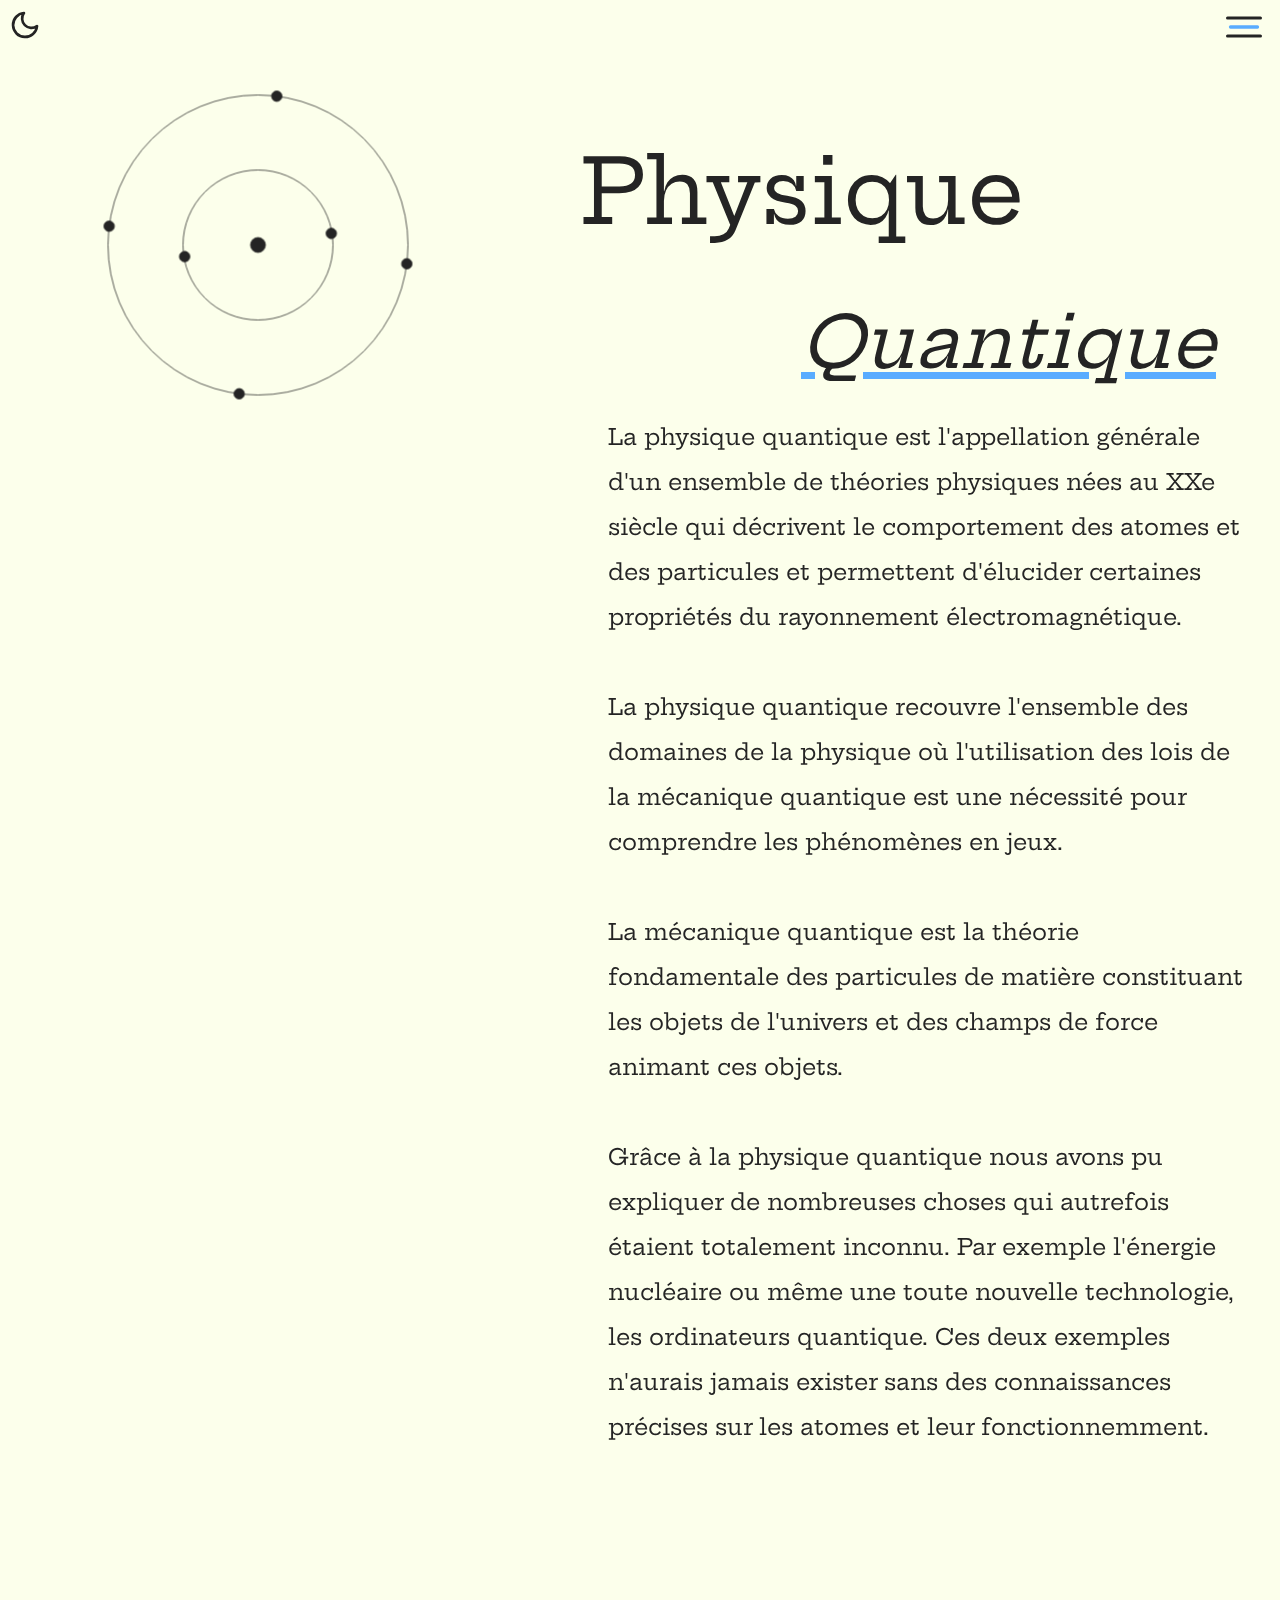
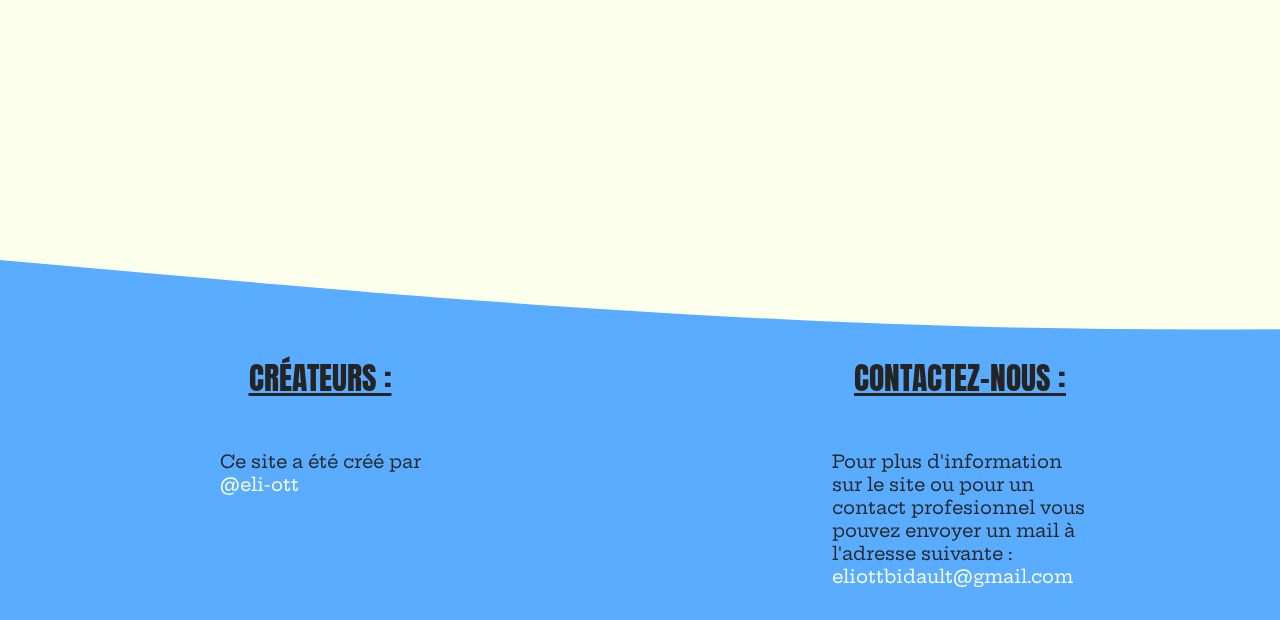
<file: index.html>
<!DOCTYPE html>
<html lang="fr">

<head>
    <meta charset="UTF-8">
    <meta name="viewport" content="width=device-width, initial-scale=1.0">
    <link rel="stylesheet" href="./style/main.css">
    <link rel="stylesheet" href="./style/landingPage.css">
    <link rel="stylesheet" href="./style/nav.css">
    <link rel="stylesheet" href="./style/footer.css">
    <script src="https://code.jquery.com/jquery-3.1.1.js"></script>
    <title>Physique Quantique</title>
</head>

<body>
    <div id="progress"></div>
    <img src="pics/moon.svg" alt="moon icon" id="moon" class="themeIcon" onclick="darkMode()">

    <!-- humburger icon -->
    <svg id="burger" class="retract" xmlns:dc="http://purl.org/dc/elements/1.1/"
        xmlns:cc="http://creativecommons.org/ns#" xmlns:rdf="http://www.w3.org/1999/02/22-rdf-syntax-ns#"
        xmlns:svg="http://www.w3.org/2000/svg" xmlns="http://www.w3.org/2000/svg"
        xmlns:sodipodi="http://sodipodi.sourceforge.net/DTD/sodipodi-0.dtd"
        xmlns:inkscape="http://www.inkscape.org/namespaces/inkscape" inkscape:version="1.0 (4035a4fb49, 2020-05-01)"
        sodipodi:docname="menu.svg" version="1.1" stroke-linejoin="round" stroke-linecap="round" stroke-width="2"
        stroke="#4A6FA5" fill="none" viewBox="0 0 24 24" height="24" width="24">
        <metadata>
            <rdf:RDF>
                <cc:Workrdf:about="">
                    <dc:format>image/svg+xml</dc:format>
                    <dc:type rdf:resource="http://purl.org/dc/dcmitype/StillImage" />
                    </cc:Work>
            </rdf:RDF>
        </metadata>
        <defs />
        <sodipodi:namedview inkscape:current-layer="svg8" inkscape:window-maximized="1" inkscape:window-y="-8"
            inkscape:window-x="-8" inkscape:cy="21.213733" inkscape:cx="18.014686" inkscape:zoom="8.5147442"
            showgrid="false" inkscape:window-height="745" inkscape:window-width="1366" inkscape:pageshadow="2"
            inkscape:pageopacity="0" guidetolerance="10" gridtolerance="10" objecttolerance="10" borderopacity="1"
            bordercolor="#666666" pagecolor="#fcffeb" />
        <line id="topLine" style="stroke:#242424;stroke-opacity:1" y2="6" x2="23" y1="6" x1="1" />
        <line id="middleLine" style="stroke:#59acff;stroke-width:2.20299;stroke-opacity:1" y2="12" x2="21" y1="12"
            x1="3" />
        <line id="bottomLine" style="stroke:#242424;stroke-opacity:1" y2="18" x2="23" y1="18" x1="1" />
    </svg>
    <!-- menu -->
    <nav>
        <div id="menuBg"></div>
        <div id="menuLogo">
            <!-- menu atom design SVG -->
            <svg id="menuAtom" viewBox="0 0 363.305 373.45">
                <g
                id="layer1"
                inkscape:label="Layer 1"
                inkscape:groupmode="layer"
                transform="translate(-201.92 -249.7)"
                >
                    <g id="g3657">
                        <path
                            sodipodi:rx="42.1875"
                            sodipodi:ry="185.22322"
                            style="opacity:1;stroke:#242424;stroke-width:4;fill:none"
                            sodipodi:type="arc"
                            d="m407.41 436.42c0 102.3-18.888 185.22-42.188 185.22s-42.188-82.927-42.188-185.22c0-102.3 18.888-185.22 42.188-185.22s42.188 82.927 42.188 185.22z"
                            transform="translate(.0000094336)"
                            sodipodi:cy="436.42468"
                            sodipodi:cx="365.22321"
                        />
                        <path
                            sodipodi:rx="42.1875"
                            sodipodi:ry="185.22322"
                            style="opacity:1;stroke:#242424;stroke-width:4;fill:none"
                            sodipodi:type="arc"
                            d="m407.41 436.42c0 102.3-18.888 185.22-42.188 185.22s-42.188-82.927-42.188-185.22c0-102.3 18.888-185.22 42.188-185.22s42.188 82.927 42.188 185.22z"
                            transform="matrix(.5 .86603 -.86603 .5 560.57 -98.08)"
                            sodipodi:cy="436.42468"
                            sodipodi:cx="365.22321"
                        />
                        <path
                            sodipodi:rx="42.1875"
                            sodipodi:ry="185.22322"
                            style="opacity:1;stroke:#242424;stroke-width:4;fill:none"
                            sodipodi:type="arc"
                            d="m407.41 436.42c0 102.3-18.888 185.22-42.188 185.22s-42.188-82.927-42.188-185.22c0-102.3 18.888-185.22 42.188-185.22s42.188 82.927 42.188 185.22z"
                            transform="matrix(-.5 .86603 .86603 .5 169.88 -98.08)"
                            sodipodi:cy="436.42468"
                            sodipodi:cx="365.22321"
                        />
                        <path
                            sodipodi:rx="17.678572"
                            sodipodi:ry="17.678572"
                            style="opacity:1;stroke:#242424;stroke-linecap:round;stroke-width:4;fill:none"
                            sodipodi:type="arc"
                            d="m382.5 439.24c0 9.7636-7.915 17.679-17.679 17.679-9.7636 0-17.679-7.915-17.679-17.679 0-9.7636 7.915-17.679 17.679-17.679 9.7636 0 17.679 7.915 17.679 17.679z"
                            transform="translate(.40177 -2.8125)"
                            sodipodi:cy="439.23718"
                            sodipodi:cx="364.82144"
                        />
                    </g>
                </g>
            </svg>
        </div>
        <!-- menu links to other pages -->
        <div id="linksParent">
            <a href="./index.html">Accueil</a>
            <a href="./modelAtome.html">Modèle de l'atome</a>
            <a href="./greatFigures.html">Les grandes figures</a>
            <a href="./principeIncertitude.html">Principe d'incertitude</a>
            <a href="./fentesYoung.html">Fentes d'Young</a>
            <a href="./ondeCorpuscule.html">Dualité onde-corpuscule</a>
            <a href="./famousFormula.html">Formules célèbres</a>
        </div>
    </nav>
    <section id="intro">
        <p id="topLeftHeader">
            Physique
        </p>
        <!-- atom design -->
        <svg id="atom" height="460" width="460">
            <!-- large orbit and it's atoms  -->
            <circle class="orbits" cx="250" cy="250" r="200" stroke-width="1" fill="none"></circle>
            <circle transform="rotate(0, 250, 250)" class="largeOrbitAtom" cx="50" cy="250" r="7" stroke-width="1"
                fill="#242424"></circle>
            <circle transform="rotate(0, 250, 250)" class="largeOrbitAtom" cx="450" cy="250" r="7" stroke-width="1"
                fill="#242424"></circle>
            <circle transform="rotate(0, 250, 250)" class="largeOrbitAtom" cx="250" cy="50" r="7" stroke-width="1"
                fill="#242424"></circle>
            <circle transform="rotate(0, 250, 250)" class="largeOrbitAtom" cx="250" cy="450" r="7" stroke-width="1"
                fill="#242424"></circle>
            <!-- medium orbit and it's atoms -->
            <circle class="orbits" cx="250" cy="250" r="100" stroke-width="1" fill="none"></circle>
            <circle transform="rotate(0, 250, 250)" class="mediumOrbitAtom" cx="180" cy="320" r="7" stroke-width="1"
                fill="#242424"></circle>
            <circle transform="rotate(0, 250, 250)" class="mediumOrbitAtom" cx="320" cy="180" r="7" stroke-width="1"
                fill="#242424"></circle>
            <!-- core of the atom -->
            <circle id="core" cx="250" cy="250" r="10" stroke-width="1" fill="#242424"></circle>
        </svg>
        <p id="bottomRightHeader">
            Quantique
        </p>
    </section>
    <section id="content">
        <p id="mainContent">
            La physique quantique est l'appellation générale d'un ensemble de théories physiques nées au XXe
            siècle qui décrivent le comportement des atomes et des particules et permettent d'élucider
            certaines propriétés du rayonnement électromagnétique.
            <br><br>
            La physique quantique recouvre l'ensemble
            des domaines de la physique où l'utilisation des lois de la mécanique quantique est une nécessité
            pour comprendre les phénomènes en jeux.
            <br><br>
            La mécanique quantique est la théorie fondamentale des
            particules de matière constituant les objets de l'univers et des champs de force animant ces objets.
            <br><br>
            Grâce à la physique quantique nous avons pu expliquer de nombreuses choses qui autrefois étaient
            totalement inconnu. Par exemple l'énergie nucléaire ou même une toute nouvelle technologie, les
            ordinateurs quantique. Ces deux exemples n'aurais jamais exister sans des connaissances précises
            sur les atomes et leur fonctionnemment.
        </p>
    </section>
    <img src="pics/arrow-down.svg" alt="arrow down icon" id="arrowInstruction">
    <script type="text/javascript" src="./script/darkMode.js"></script>
    <script type="text/javascript" src="./script/menu.js"></script>
    <script type="text/javascript" src="./script/atomAnim.js"></script>
    <script type="text/javascript" src="./script/scroll.js"></script>
</body>
<footer>
    <div id="content">
        <div>
            <p class="footerHeader">
                Créateurs :
            </p>
            <p class="footerText">
                Ce site a été créé par <br> <a href="https://github.com/eli-ott">@eli-ott</a>
            </p>
        </div>
        <div>
            <p class="footerHeader">
                Contactez-nous :
            </p>
            <p class="footerText">
                Pour plus d'information sur le site ou pour un contact profesionnel
                vous pouvez envoyer un mail à l'adresse suivante : <br>
                <a href="mailto:eliottbidault@gmail.com">eliottbidault@gmail.com</a>
            </p>
        </div>
    </div>
</footer>

</html>
</file>
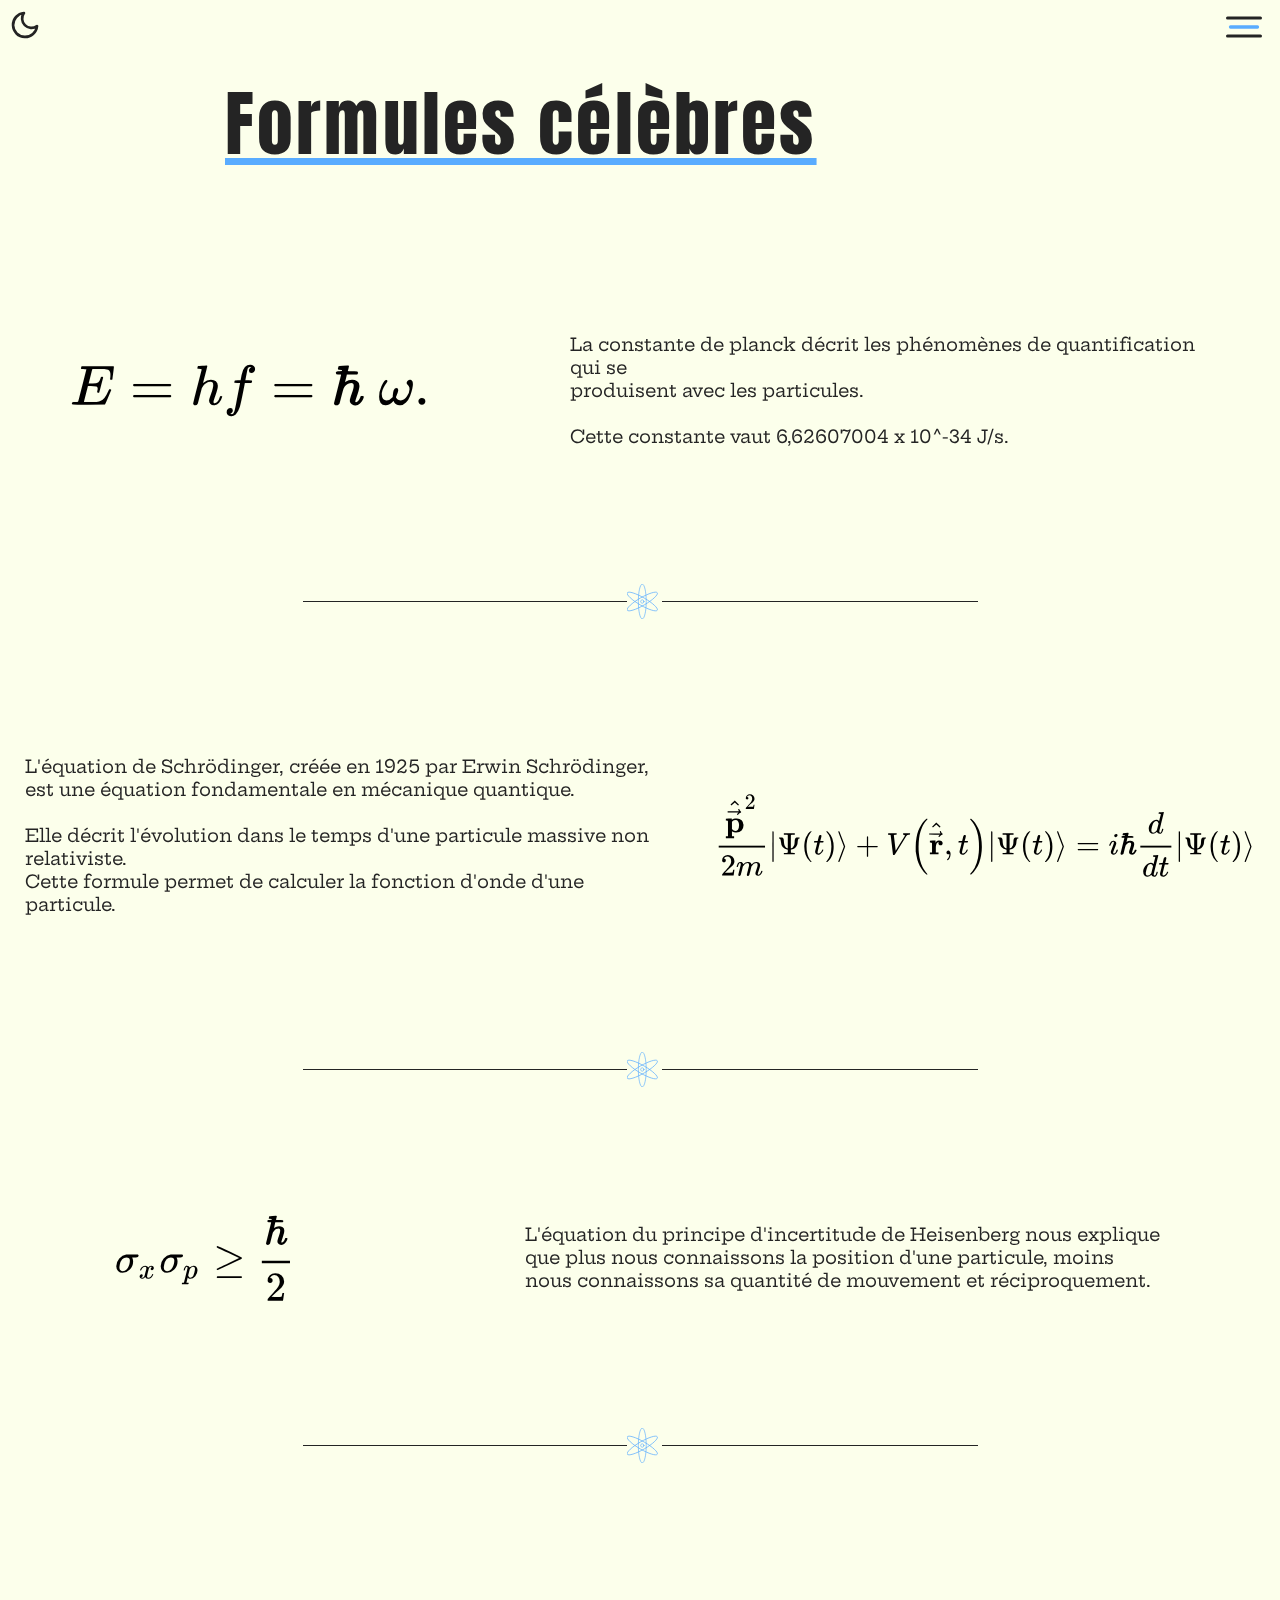
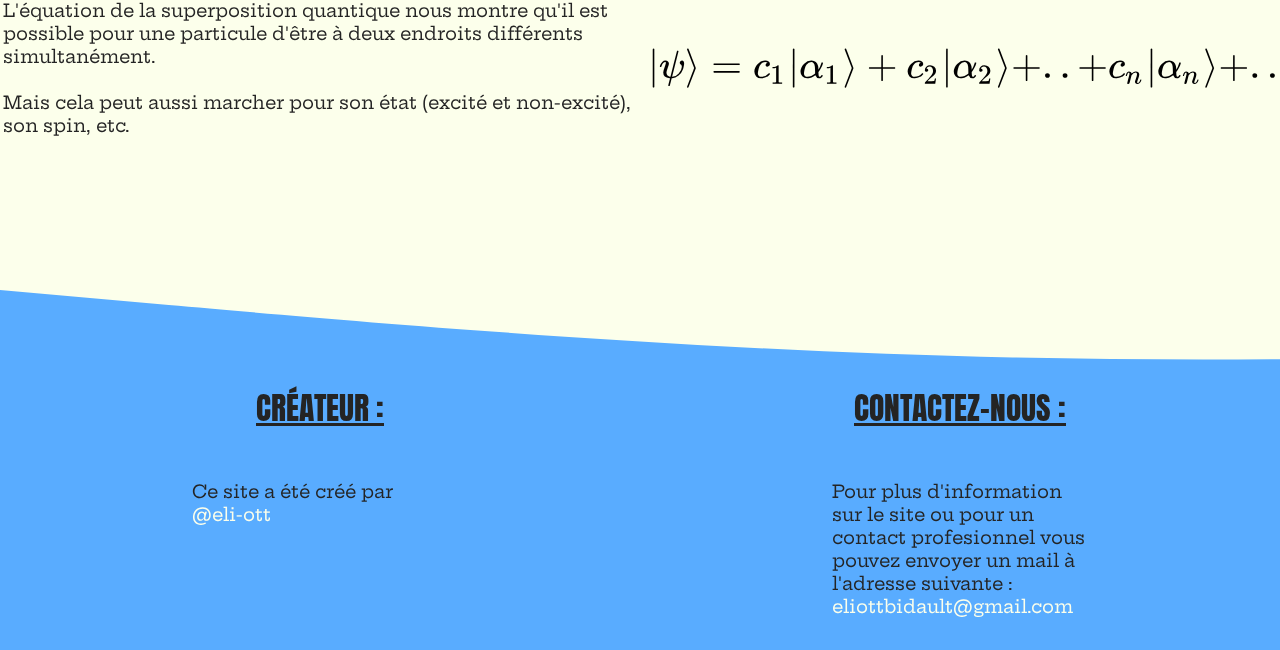
<file: famousFormula.html>
<!DOCTYPE html>
<html lang="fr">

<head>
    <meta charset="UTF-8">
    <meta name="viewport" content="width=device-width, initial-scale=1.0">
    <link rel="stylesheet" href="./style/main.css">
    <link rel="stylesheet" href="./style/famousFormula.css">
    <link rel="stylesheet" href="./style/nav.css">
    <link rel="stylesheet" href="./style/footer.css">
    <script src="https://code.jquery.com/jquery-3.1.1.js"></script>
    <title>Physique Quantique</title>
</head>

<body>
    <div id="progress"></div>
    <img src="pics/moon.svg" alt="moon icon" id="moon" class="themeIcon" onclick="darkMode()">

    <!-- humburger icon -->
    <svg id="burger" class="retract" xmlns:dc="http://purl.org/dc/elements/1.1/"
        xmlns:cc="http://creativecommons.org/ns#" xmlns:rdf="http://www.w3.org/1999/02/22-rdf-syntax-ns#"
        xmlns:svg="http://www.w3.org/2000/svg" xmlns="http://www.w3.org/2000/svg"
        xmlns:sodipodi="http://sodipodi.sourceforge.net/DTD/sodipodi-0.dtd"
        xmlns:inkscape="http://www.inkscape.org/namespaces/inkscape" inkscape:version="1.0 (4035a4fb49, 2020-05-01)"
        sodipodi:docname="menu.svg" version="1.1" stroke-linejoin="round" stroke-linecap="round" stroke-width="2"
        stroke="#4A6FA5" fill="none" viewBox="0 0 24 24" height="24" width="24">
        <metadata>
            <rdf:RDF>
                <cc:Workrdf:about="">
                    <dc:format>image/svg+xml</dc:format>
                    <dc:type rdf:resource="http://purl.org/dc/dcmitype/StillImage" />
                    </cc:Work>
            </rdf:RDF>
        </metadata>
        <defs />
        <sodipodi:namedview inkscape:current-layer="svg8" inkscape:window-maximized="1" inkscape:window-y="-8"
            inkscape:window-x="-8" inkscape:cy="21.213733" inkscape:cx="18.014686" inkscape:zoom="8.5147442"
            showgrid="false" inkscape:window-height="745" inkscape:window-width="1366" inkscape:pageshadow="2"
            inkscape:pageopacity="0" guidetolerance="10" gridtolerance="10" objecttolerance="10" borderopacity="1"
            bordercolor="#666666" pagecolor="#fcffeb" />
        <line id="topLine" style="stroke:#242424;stroke-opacity:1" y2="6" x2="23" y1="6" x1="1" />
        <line id="middleLine" style="stroke:#59acff;stroke-width:2.20299;stroke-opacity:1" y2="12" x2="21" y1="12"
            x1="3" />
        <line id="bottomLine" style="stroke:#242424;stroke-opacity:1" y2="18" x2="23" y1="18" x1="1" />
    </svg>
    <!-- menu -->
    <nav>
        <div id="menuBg"></div>
        <div id="menuLogo">
            <!-- menu atom design SVG -->
            <svg id="menuAtom" viewBox="0 0 363.305 373.45">
                <g
                id="layer1"
                inkscape:label="Layer 1"
                inkscape:groupmode="layer"
                transform="translate(-201.92 -249.7)"
                >
                    <g id="g3657">
                        <path
                            sodipodi:rx="42.1875"
                            sodipodi:ry="185.22322"
                            style="opacity:1;stroke:#242424;stroke-width:4;fill:none"
                            sodipodi:type="arc"
                            d="m407.41 436.42c0 102.3-18.888 185.22-42.188 185.22s-42.188-82.927-42.188-185.22c0-102.3 18.888-185.22 42.188-185.22s42.188 82.927 42.188 185.22z"
                            transform="translate(.0000094336)"
                            sodipodi:cy="436.42468"
                            sodipodi:cx="365.22321"
                        />
                        <path
                            sodipodi:rx="42.1875"
                            sodipodi:ry="185.22322"
                            style="opacity:1;stroke:#242424;stroke-width:4;fill:none"
                            sodipodi:type="arc"
                            d="m407.41 436.42c0 102.3-18.888 185.22-42.188 185.22s-42.188-82.927-42.188-185.22c0-102.3 18.888-185.22 42.188-185.22s42.188 82.927 42.188 185.22z"
                            transform="matrix(.5 .86603 -.86603 .5 560.57 -98.08)"
                            sodipodi:cy="436.42468"
                            sodipodi:cx="365.22321"
                        />
                        <path
                            sodipodi:rx="42.1875"
                            sodipodi:ry="185.22322"
                            style="opacity:1;stroke:#242424;stroke-width:4;fill:none"
                            sodipodi:type="arc"
                            d="m407.41 436.42c0 102.3-18.888 185.22-42.188 185.22s-42.188-82.927-42.188-185.22c0-102.3 18.888-185.22 42.188-185.22s42.188 82.927 42.188 185.22z"
                            transform="matrix(-.5 .86603 .86603 .5 169.88 -98.08)"
                            sodipodi:cy="436.42468"
                            sodipodi:cx="365.22321"
                        />
                        <path
                            sodipodi:rx="17.678572"
                            sodipodi:ry="17.678572"
                            style="opacity:1;stroke:#242424;stroke-linecap:round;stroke-width:4;fill:none"
                            sodipodi:type="arc"
                            d="m382.5 439.24c0 9.7636-7.915 17.679-17.679 17.679-9.7636 0-17.679-7.915-17.679-17.679 0-9.7636 7.915-17.679 17.679-17.679 9.7636 0 17.679 7.915 17.679 17.679z"
                            transform="translate(.40177 -2.8125)"
                            sodipodi:cy="439.23718"
                            sodipodi:cx="364.82144"
                        />
                    </g>
                </g>
            </svg>
        </div>
        <!-- menu links to other pages -->
        <div id="linksParent">
            <a href="./index.html">Accueil</a>
            <a href="./modelAtome.html">Modèle de l'atome</a>
            <a href="./greatFigures.html">Les grandes figures</a>
            <a href="./principeIncertitude.html">Principe d'incertitude</a>
            <a href="./fentesYoung.html">Fentes d'Young</a>
            <a href="./ondeCorpuscule.html">Dualité onde-corpuscule</a>
            <a href="./famousFormula.html">Formules célèbres</a>
        </div>
    </nav>
    <p id="title">
        Formules célèbres
    </p>
    <section id="content">
        <div class="left">
            <img src="pics/planckFormula.svg" alt="planck formula" id="planckFormula" class="equations">
            <p class="descriptions">
                La constante de planck décrit les phénomènes de quantification qui se <br> produisent avec les
                particules. <br> <br>
                Cette constante vaut 6,62607004 x 10^-34 J/s.
            </p>
        </div>
        <hr>
        <div class="right">
            <img src="./pics/schroedingerFormula.svg" alt="schrödinger equation" id="schrodingerFormula"
                class="equations">
            <p class="descriptions">
                L'équation de Schrödinger, créée en 1925 par Erwin Schrödinger,
                est une équation fondamentale en mécanique quantique. <br> <br>
                Elle décrit l'évolution dans le temps d'une particule massive non relativiste. <br>
                Cette formule permet de calculer la fonction d'onde d'une particule.
            </p>
        </div>
        <hr>
        <div class="left">
            <img src="./pics/equationIncertitude.svg" alt="equation principe d'incertitude" id="incertitudeEquation"
                class="equations">
            <p class="descriptions">
                L'équation du principe d'incertitude de Heisenberg nous explique que plus nous connaissons
                la position d'une particule, moins nous connaissons sa quantité de mouvement et réciproquement.
            </p>
        </div>
        <hr>
        <div class="right">
            <img src="./pics/superpositionEquation.svg" alt="equation superposition quantique"
                id="superpositionEquation" class="equations">
            <p class="descriptions">
                L'équation de la superposition quantique nous montre qu'il est possible pour une particule d'être à deux
                endroits
                différents simultanément. <br><br>
                Mais cela peut aussi marcher pour son état (excité et non-excité), son spin, etc.
            </p>
        </div>
    </section>
    <script type="text/javascript" src="./script/darkMode.js"></script>
    <script type="text/javascript" src="./script/menu.js"></script>
    <script type="text/javascript" src="./script/atomAnim.js"></script>
    <script type="text/javascript" src="./script/scroll.js"></script>
</body>
<footer>
    <div id="content">
        <div>
            <p class="footerHeader">
                Créateur :
            </p>
            <p class="footerText">
                Ce site a été créé par <a href="https://github.com/eli-ott">@eli-ott</a>
            </p>
        </div>
        <div>
            <p class="footerHeader">
                Contactez-nous :
            </p>
            <p class="footerText">
                Pour plus d'information sur le site ou pour un contact profesionnel
                vous pouvez envoyer un mail à l'adresse suivante : <br>
                <a href="mailto:eliottbidault@gmail.com">eliottbidault@gmail.com</a>
            </p>
        </div>
    </div>
</footer>

</html>
</file>
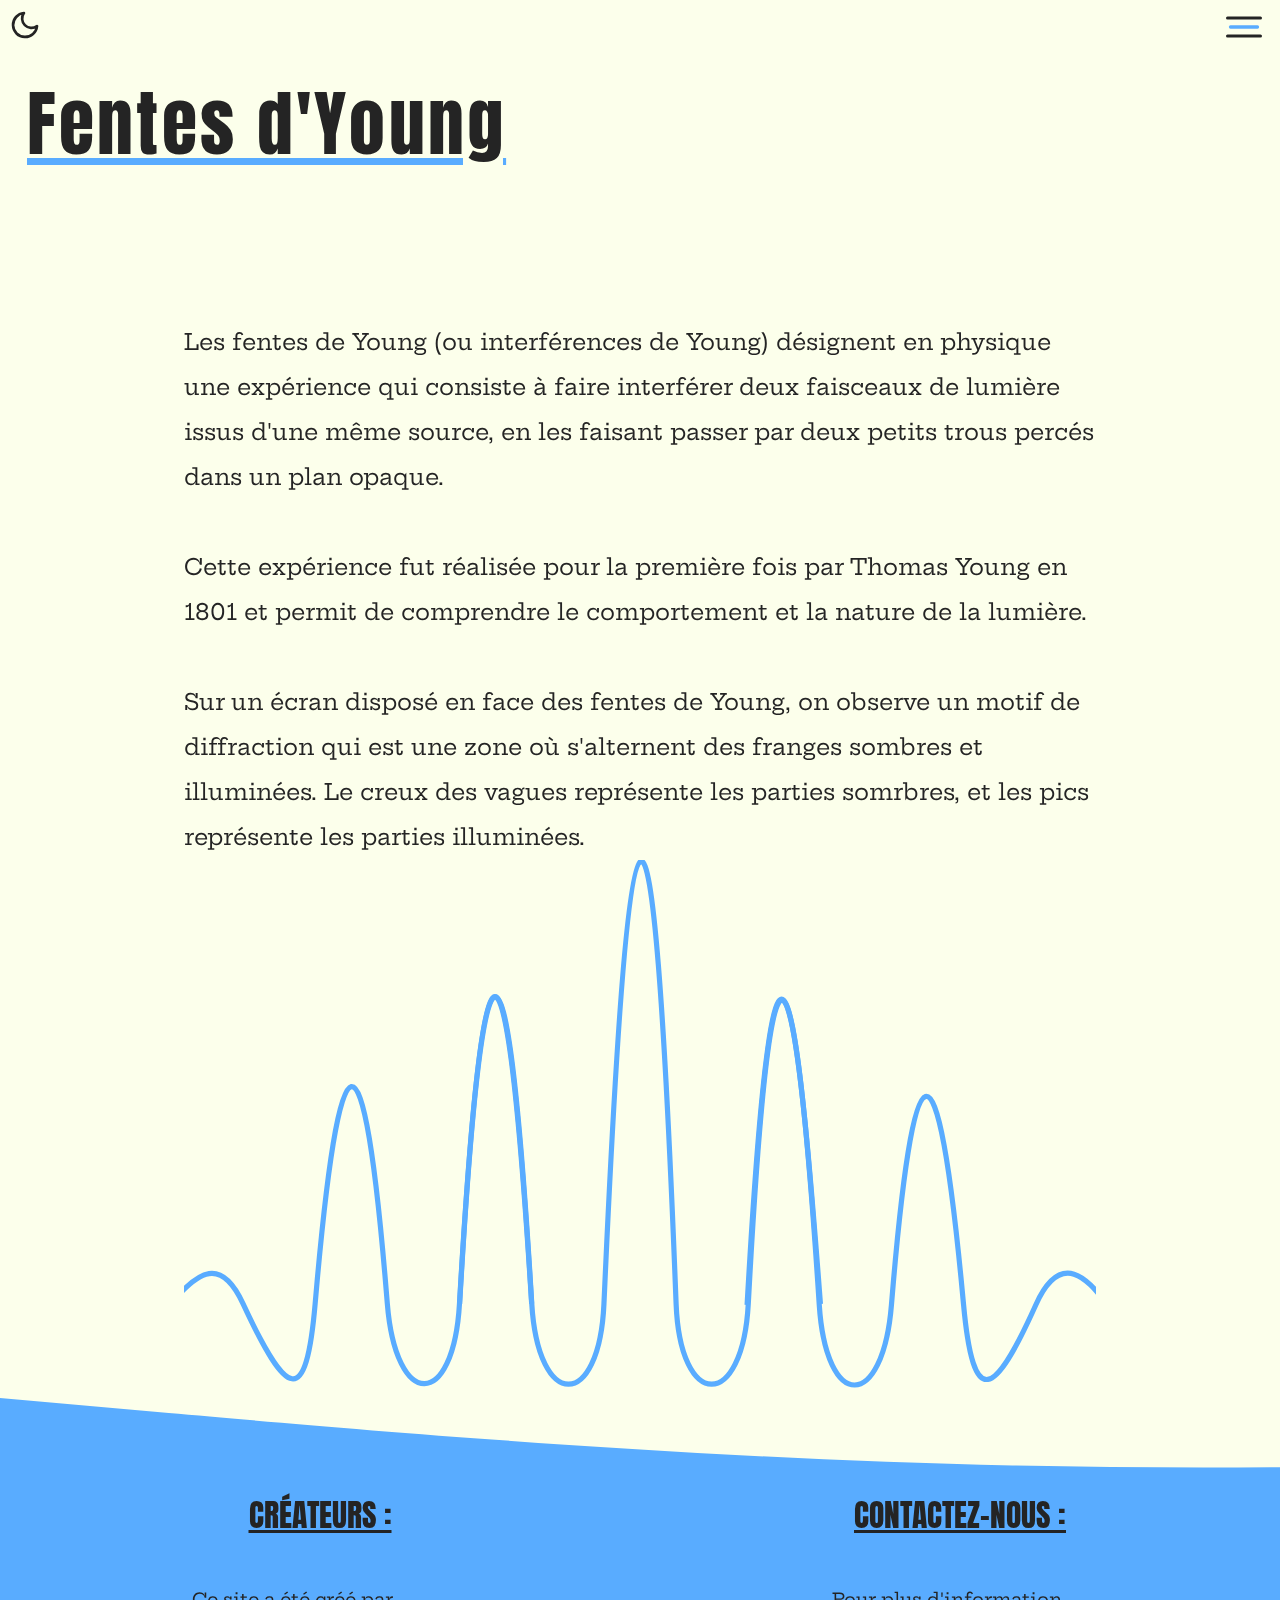
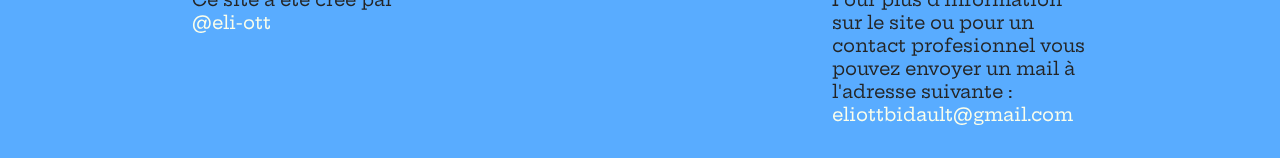
<file: fentesYoung.html>
<!DOCTYPE html>
<html lang="fr">

<head>
    <meta charset="UTF-8">
    <meta name="viewport" content="width=device-width, initial-scale=1.0">
    <link rel="stylesheet" href="./style/main.css">
    <link rel="stylesheet" href="./style/fentesYoung.css">
    <link rel="stylesheet" href="./style/nav.css">
    <link rel="stylesheet" href="./style/footer.css">
    <script src="https://code.jquery.com/jquery-3.1.1.js"></script>
    <title>Physique Quantique</title>
</head>

<body>
    <div id="progress"></div>
    <img src="pics/moon.svg" alt="moon icon" id="moon" class="themeIcon" onclick="darkMode()">

    <!-- humburger icon -->
    <svg id="burger" class="retract" xmlns:dc="http://purl.org/dc/elements/1.1/"
        xmlns:cc="http://creativecommons.org/ns#" xmlns:rdf="http://www.w3.org/1999/02/22-rdf-syntax-ns#"
        xmlns:svg="http://www.w3.org/2000/svg" xmlns="http://www.w3.org/2000/svg"
        xmlns:sodipodi="http://sodipodi.sourceforge.net/DTD/sodipodi-0.dtd"
        xmlns:inkscape="http://www.inkscape.org/namespaces/inkscape" inkscape:version="1.0 (4035a4fb49, 2020-05-01)"
        sodipodi:docname="menu.svg" version="1.1" stroke-linejoin="round" stroke-linecap="round" stroke-width="2"
        stroke="#4A6FA5" fill="none" viewBox="0 0 24 24" height="24" width="24">
        <metadata>
            <rdf:RDF>
                <cc:Workrdf:about="">
                    <dc:format>image/svg+xml</dc:format>
                    <dc:type rdf:resource="http://purl.org/dc/dcmitype/StillImage" />
                    </cc:Work>
            </rdf:RDF>
        </metadata>
        <defs />
        <sodipodi:namedview inkscape:current-layer="svg8" inkscape:window-maximized="1" inkscape:window-y="-8"
            inkscape:window-x="-8" inkscape:cy="21.213733" inkscape:cx="18.014686" inkscape:zoom="8.5147442"
            showgrid="false" inkscape:window-height="745" inkscape:window-width="1366" inkscape:pageshadow="2"
            inkscape:pageopacity="0" guidetolerance="10" gridtolerance="10" objecttolerance="10" borderopacity="1"
            bordercolor="#666666" pagecolor="#fcffeb" />
        <line id="topLine" style="stroke:#242424;stroke-opacity:1" y2="6" x2="23" y1="6" x1="1" />
        <line id="middleLine" style="stroke:#59acff;stroke-width:2.20299;stroke-opacity:1" y2="12" x2="21" y1="12"
            x1="3" />
        <line id="bottomLine" style="stroke:#242424;stroke-opacity:1" y2="18" x2="23" y1="18" x1="1" />
    </svg>
    <!-- menu -->
    <nav>
        <div id="menuBg"></div>
        <div id="menuLogo">
            <!-- menu atom design SVG -->
            <svg id="menuAtom" viewBox="0 0 363.305 373.45">
                <g
                id="layer1"
                inkscape:label="Layer 1"
                inkscape:groupmode="layer"
                transform="translate(-201.92 -249.7)"
                >
                    <g id="g3657">
                        <path
                            sodipodi:rx="42.1875"
                            sodipodi:ry="185.22322"
                            style="opacity:1;stroke:#242424;stroke-width:4;fill:none"
                            sodipodi:type="arc"
                            d="m407.41 436.42c0 102.3-18.888 185.22-42.188 185.22s-42.188-82.927-42.188-185.22c0-102.3 18.888-185.22 42.188-185.22s42.188 82.927 42.188 185.22z"
                            transform="translate(.0000094336)"
                            sodipodi:cy="436.42468"
                            sodipodi:cx="365.22321"
                        />
                        <path
                            sodipodi:rx="42.1875"
                            sodipodi:ry="185.22322"
                            style="opacity:1;stroke:#242424;stroke-width:4;fill:none"
                            sodipodi:type="arc"
                            d="m407.41 436.42c0 102.3-18.888 185.22-42.188 185.22s-42.188-82.927-42.188-185.22c0-102.3 18.888-185.22 42.188-185.22s42.188 82.927 42.188 185.22z"
                            transform="matrix(.5 .86603 -.86603 .5 560.57 -98.08)"
                            sodipodi:cy="436.42468"
                            sodipodi:cx="365.22321"
                        />
                        <path
                            sodipodi:rx="42.1875"
                            sodipodi:ry="185.22322"
                            style="opacity:1;stroke:#242424;stroke-width:4;fill:none"
                            sodipodi:type="arc"
                            d="m407.41 436.42c0 102.3-18.888 185.22-42.188 185.22s-42.188-82.927-42.188-185.22c0-102.3 18.888-185.22 42.188-185.22s42.188 82.927 42.188 185.22z"
                            transform="matrix(-.5 .86603 .86603 .5 169.88 -98.08)"
                            sodipodi:cy="436.42468"
                            sodipodi:cx="365.22321"
                        />
                        <path
                            sodipodi:rx="17.678572"
                            sodipodi:ry="17.678572"
                            style="opacity:1;stroke:#242424;stroke-linecap:round;stroke-width:4;fill:none"
                            sodipodi:type="arc"
                            d="m382.5 439.24c0 9.7636-7.915 17.679-17.679 17.679-9.7636 0-17.679-7.915-17.679-17.679 0-9.7636 7.915-17.679 17.679-17.679 9.7636 0 17.679 7.915 17.679 17.679z"
                            transform="translate(.40177 -2.8125)"
                            sodipodi:cy="439.23718"
                            sodipodi:cx="364.82144"
                        />
                    </g>
                </g>
            </svg>
        </div>
        <!-- menu links to other pages -->
        <div id="linksParent">
            <a href="./index.html">Accueil</a>
            <a href="./modelAtome.html">Modèle de l'atome</a>
            <a href="./greatFigures.html">Les grandes figures</a>
            <a href="./principeIncertitude.html">Principe d'incertitude</a>
            <a href="./fentesYoung.html">Fentes d'Young</a>
            <a href="./ondeCorpuscule.html">Dualité onde-corpuscule</a>
            <a href="./famousFormula.html">Formules célèbres</a>
        </div>
    </nav>
    <p id="title">
        Fentes d'Young
    </p>
    <!-- Young's slits schema -->
    <svg height="500" width="750" id="fentes">
        <!-- screen -->
        <line x1="400" y1="0" x2="700" y2="100" style="stroke: #242424; stroke-width: 2;"></line>
        <line x1="400" y1="0" x2="400" y2="250" style="stroke: #242424; stroke-width: 2;"></line>
        <line x1="400" y1="250" x2="415" y2="257" style="stroke: #242424; stroke-width: 2;"></line>
        <line x1="495" y1="288" x2="695" y2="365" style="stroke: #242424; stroke-width: 2;"></line>
        <line x1="700" y1="100" x2="695" y2="365" style="stroke: #242424; stroke-width: 2;"></line>
        <!-- left wall -->
        <line x1="200" y1="100" x2="275" y2="129" style="stroke: #242424; stroke-width: 2;"></line>
        <line x1="200" y1="350" x2="275" y2="380" style="stroke: #242424; stroke-width: 2;"></line>
        <line x1="200" y1="100" x2="200" y2="350" style="stroke: #242424; stroke-width: 2;"></line>
        <line x1="275" y1="128" x2="275" y2="380" style="stroke: #242424; stroke-width: 2;"></line>
        <!-- middle wall -->
        <line x1="300" y1="140" x2="385" y2="172" style="stroke: #242424; stroke-width: 2;"></line>
        <line x1="300" y1="390" x2="385" y2="425" style="stroke: #242424; stroke-width: 2;"></line>
        <line x1="300" y1="140" x2="300" y2="390" style="stroke: #242424; stroke-width: 2;"></line>
        <line x1="384" y1="170" x2="385" y2="425" style="stroke: #242424; stroke-width: 2;"></line>
        <!-- right wall -->
        <line x1="415" y1="185" x2="495" y2="217" style="stroke: #242424; stroke-width: 2;"></line>
        <line x1="415" y1="435" x2="495" y2="470" style="stroke: #242424; stroke-width: 2;"></line>
        <line x1="415" y1="185" x2="415" y2="435" style="stroke: #242424; stroke-width: 2;"></line>
        <line x1="495" y1="215" x2="495" y2="470" style="stroke: #242424; stroke-width: 2;"></line>
        <!-- canon -->
        <line x1="40" y1="472" x2="102" y2="438" style="stroke: #242424; stroke-width: 2;"></line>
        <line x1="15" y1="455" x2="80" y2="420" style="stroke: #242424; stroke-width: 2;"></line>
        <line x1="35" y1="505" x2="102" y2="470" style="stroke: #242424; stroke-width: 2;"></line>
        <line x1="15" y1="455" x2="40" y2="472" style="stroke: #242424; stroke-width: 2;"></line>
        <line x1="40" y1="472" x2="40" y2="505" style="stroke: #242424; stroke-width: 2;"></line>
        <line x1="15" y1="455" x2="15" y2="485" style="stroke: #242424; stroke-width: 2;"></line>
        <line x1="15" y1="485" x2="35" y2="499" style="stroke: #242424; stroke-width: 2;"></line>
        <line x1="80" y1="420" x2="102" y2="438" style="stroke: #242424; stroke-width: 2;"></line>
        <line x1="102" y1="438" x2="102" y2="470" style="stroke: #242424; stroke-width: 2;"></line>
        <!-- electrons cioming out of the cannon -->
        <circle cx="285" cy="250" r="3" class="shootingElectrons" id="electrons1"
            style="stroke: #242424; stroke-width: 2;"></circle>
        <circle cx="290" cy="285" r="3" class="shootingElectrons" id="electrons2"
            style="stroke: #242424; stroke-width: 2;"></circle>
        <circle cx="167" cy="385" r="3" class="shootingElectrons" id="electrons3"
            style="stroke: #242424; stroke-width: 2;"></circle>
        <circle cx="290" cy="325" r="3" class="shootingElectrons" id="electrons4"
            style="stroke: #242424; stroke-width: 2;"></circle>
        <circle cx="395" cy="280" r="3" class="shootingElectrons" id="electrons5"
            style="stroke: #242424; stroke-width: 2;"></circle>
        <circle cx="140" cy="425" r="3" class="shootingElectrons" id="electrons6"
            style="stroke: #242424; stroke-width: 2;"></circle>
        <circle cx="273" cy="410" r="3" class="shootingElectrons" id="electrons7"
            style="stroke: #242424; stroke-width: 2;"></circle>
        <circle cx="405" cy="365" r="3" class="shootingElectrons" id="electrons8"
            style="stroke: #242424; stroke-width: 2;"></circle>
        <!-- electrons on the extrem left of screen -->
        <circle class="electrons" id="circle1" cx="410" cy="140" r="3"></circle>
        <circle class="electrons" id="circle2" cx="422" cy="120" r="3"></circle>
        <circle class="electrons" id="circle3" cx="418" cy="180" r="3"></circle>
        <circle class="electrons" id="circle4" cx="421" cy="80" r="3"></circle>
        <circle class="electrons" id="circle5" cx="415" cy="160" r="3"></circle>
        <circle class="electrons" id="circle6" cx="410" cy="100" r="3"></circle>
        <circle class="electrons" id="circle7" cx="410" cy="80" r="3"></circle>
        <circle class="electrons" id="circle8" cx="415" cy="50" r="3"></circle>
        <circle class="electrons" id="circle9" cx="420" cy="70" r="3"></circle>
        <circle class="electrons" id="circle10" cx="415" cy="30" r="3"></circle>
        <circle class="electrons" id="circle11" cx="425" cy="130" r="3"></circle>
        <circle class="electrons" id="circle12" cx="415" cy="150" r="3"></circle>
        <circle class="electrons" id="circle13" cx="410" cy="110" r="3"></circle>
        <circle class="electrons" id="circle14" cx="415" cy="150" r="3"></circle>
        <!-- electrons on the left of the screen -->
        <circle class="electrons" id="circle15" cx="470" cy="170" r="3"></circle>
        <circle class="electrons" id="circle16" cx="482" cy="140" r="3"></circle>
        <circle class="electrons" id="circle17" cx="478" cy="190" r="3"></circle>
        <circle class="electrons" id="circle18" cx="481" cy="100" r="3"></circle>
        <circle class="electrons" id="circle19" cx="475" cy="200" r="3"></circle>
        <circle class="electrons" id="circle20" cx="470" cy="120" r="3"></circle>
        <circle class="electrons" id="circle21" cx="470" cy="110" r="3"></circle>
        <circle class="electrons" id="circle22" cx="475" cy="70" r="3"></circle>
        <circle class="electrons" id="circle23" cx="480" cy="100" r="3"></circle>
        <circle class="electrons" id="circle24" cx="475" cy="50" r="3"></circle>
        <circle class="electrons" id="circle25" cx="485" cy="150" r="3"></circle>
        <circle class="electrons" id="circle26" cx="480" cy="170" r="3"></circle>
        <circle class="electrons" id="circle27" cx="470" cy="130" r="3"></circle>
        <circle class="electrons" id="circle28" cx="470" cy="170" r="3"></circle>
        <!-- electrons on the middle of the screen -->
        <circle class="electrons" id="circle29" cx="540" cy="190" r="3"></circle>
        <circle class="electrons" id="circle30" cx="552" cy="160" r="3"></circle>
        <circle class="electrons" id="circle31" cx="548" cy="210" r="3"></circle>
        <circle class="electrons" id="circle32" cx="551" cy="120" r="3"></circle>
        <circle class="electrons" id="circle33" cx="545" cy="220" r="3"></circle>
        <circle class="electrons" id="circle34" cx="540" cy="140" r="3"></circle>
        <circle class="electrons" id="circle35" cx="540" cy="130" r="3"></circle>
        <circle class="electrons" id="circle36" cx="545" cy="90" r="3"></circle>
        <circle class="electrons" id="circle37" cx="550" cy="120" r="3"></circle>
        <circle class="electrons" id="circle38" cx="545" cy="70" r="3"></circle>
        <circle class="electrons" id="circle39" cx="545" cy="170" r="3"></circle>
        <circle class="electrons" id="circle40" cx="550" cy="190" r="3"></circle>
        <circle class="electrons" id="circle41" cx="540" cy="150" r="3"></circle>
        <circle class="electrons" id="circle42" cx="540" cy="90" r="3"></circle>
        <circle class="electrons" id="circle43" cx="540" cy="180" r="3"></circle>
        <circle class="electrons" id="circle44" cx="545" cy="250" r="3"></circle>
        <circle class="electrons" id="circle45" cx="550" cy="200" r="3"></circle>
        <circle class="electrons" id="circle46" cx="545" cy="230" r="3"></circle>
        <circle class="electrons" id="circle47" cx="545" cy="290" r="3"></circle>
        <circle class="electrons" id="circle48" cx="550" cy="260" r="3"></circle>
        <circle class="electrons" id="circle49" cx="540" cy="190" r="3"></circle>
        <circle class="electrons" id="circle50" cx="540" cy="275" r="3"></circle>
        <!-- electrons on the right of the screen -->
        <circle class="electrons" id="circle51" cx="600" cy="220" r="3"></circle>
        <circle class="electrons" id="circle52" cx="612" cy="190" r="3"></circle>
        <circle class="electrons" id="circle53" cx="608" cy="240" r="3"></circle>
        <circle class="electrons" id="circle54" cx="611" cy="150" r="3"></circle>
        <circle class="electrons" id="circle55" cx="605" cy="250" r="3"></circle>
        <circle class="electrons" id="circle56" cx="600" cy="170" r="3"></circle>
        <circle class="electrons" id="circle57" cx="600" cy="160" r="3"></circle>
        <circle class="electrons" id="circle58" cx="605" cy="120" r="3"></circle>
        <circle class="electrons" id="circle59" cx="610" cy="150" r="3"></circle>
        <circle class="electrons" id="circle60" cx="605" cy="100" r="3"></circle>
        <circle class="electrons" id="circle61" cx="605" cy="200" r="3"></circle>
        <circle class="electrons" id="circle62" cx="610" cy="220" r="3"></circle>
        <circle class="electrons" id="circle63" cx="600" cy="180" r="3"></circle>
        <circle class="electrons" id="circle64" cx="600" cy="120" r="3"></circle>
        <circle class="electrons" id="circle65" cx="605" cy="210" r="3"></circle>
        <circle class="electrons" id="circle66" cx="605" cy="280" r="3"></circle>
        <circle class="electrons" id="circle67" cx="620" cy="230" r="3"></circle>
        <circle class="electrons" id="circle68" cx="605" cy="260" r="3"></circle>
        <circle class="electrons" id="circle69" cx="605" cy="320" r="3"></circle>
        <circle class="electrons" id="circle70" cx="610" cy="310" r="3"></circle>
        <circle class="electrons" id="circle71" cx="600" cy="220" r="3"></circle>
        <circle class="electrons" id="circle72" cx="600" cy="305" r="3"></circle>
        <!-- electrons on the extrem right of the screen -->
        <circle class="electrons" id="circle73" cx="670" cy="240" r="3"></circle>
        <circle class="electrons" id="circle74" cx="682" cy="210" r="3"></circle>
        <circle class="electrons" id="circle75" cx="678" cy="260" r="3"></circle>
        <circle class="electrons" id="circle76" cx="681" cy="170" r="3"></circle>
        <circle class="electrons" id="circle77" cx="675" cy="270" r="3"></circle>
        <circle class="electrons" id="circle78" cx="670" cy="190" r="3"></circle>
        <circle class="electrons" id="circle79" cx="670" cy="180" r="3"></circle>
        <circle class="electrons" id="circle80" cx="675" cy="140" r="3"></circle>
        <circle class="electrons" id="circle81" cx="680" cy="170" r="3"></circle>
        <circle class="electrons" id="circle82" cx="675" cy="120" r="3"></circle>
        <circle class="electrons" id="circle83" cx="675" cy="220" r="3"></circle>
        <circle class="electrons" id="circle84" cx="680" cy="240" r="3"></circle>
        <circle class="electrons" id="circle85" cx="670" cy="200" r="3"></circle>
        <circle class="electrons" id="circle86" cx="670" cy="150" r="3"></circle>
        <circle class="electrons" id="circle87" cx="670" cy="230" r="3"></circle>
        <circle class="electrons" id="circle88" cx="675" cy="300" r="3"></circle>
        <circle class="electrons" id="circle89" cx="680" cy="250" r="3"></circle>
        <circle class="electrons" id="circle90" cx="675" cy="280" r="3"></circle>
        <circle class="electrons" id="circle91" cx="675" cy="340" r="3"></circle>
        <circle class="electrons" id="circle92" cx="680" cy="310" r="3"></circle>
        <circle class="electrons" id="circle93" cx="670" cy="240" r="3"></circle>
        <circle class="electrons" id="circle94" cx="670" cy="325" r="3"></circle>
    </svg>
    <section id="buttons">
        <a class="animButtons" id="startAnimation" type="button">Lancer L'animation</a>
        <a class="animButtons" id="restartAnimation" type="button">Effacer L'animation</a>
    </section>
    <section id="warning">
        <p>
            Cette animation n'est pas représentative de la réalité.
        </p>
    </section>
    <img src="pics/arrow-down.svg" alt="arrow down icon" id="arrowInstruction">
    <section id="content">
        <p id="mainContent">
            Les fentes de Young (ou interférences de Young) désignent en physique une expérience qui
            consiste à faire interférer deux faisceaux de lumière issus d'une même source, en les faisant passer
            par deux petits trous percés dans un plan opaque.
            <br> <br>
            Cette expérience fut réalisée pour la première fois par Thomas Young en 1801 et permit de
            comprendre le comportement et la nature de la lumière.
            <br> <br>
            Sur un écran disposé en face des fentes de Young, on observe un motif de diffraction qui est une zone
            où s'alternent des franges sombres et illuminées. Le creux des vagues représente les parties somrbres,
            et les pics représente les parties illuminées.
        </p>
        <img src="pics/waveYoung.svg" alt="young's slits wave illustration">
    </section>
    <script type="text/javascript" src="./script/darkMode.js"></script>
    <script type="text/javascript" src="./script/menu.js"></script>
    <script type="text/javascript" src="./script/fentesYoung.js"></script>
    <script type="text/javascript" src="./script/scroll.js"></script>
</body>
<footer>
    <div id="content">
        <div>
            <p class="footerHeader">
                Créateurs :
            </p>
            <p class="footerText">
                Ce site a été créé par <a href="https://github.com/eli-ott">@eli-ott</a>
            </p>
        </div>
        <div>
            <p class="footerHeader">
                Contactez-nous :
            </p>
            <p class="footerText">
                Pour plus d'information sur le site ou pour un contact profesionnel
                vous pouvez envoyer un mail à l'adresse suivante : <br>
                <a href="mailto:eliottbidault@gmail.com">eliottbidault@gmail.com</a>
            </p>
        </div>
    </div>
</footer>

</html>
</file>
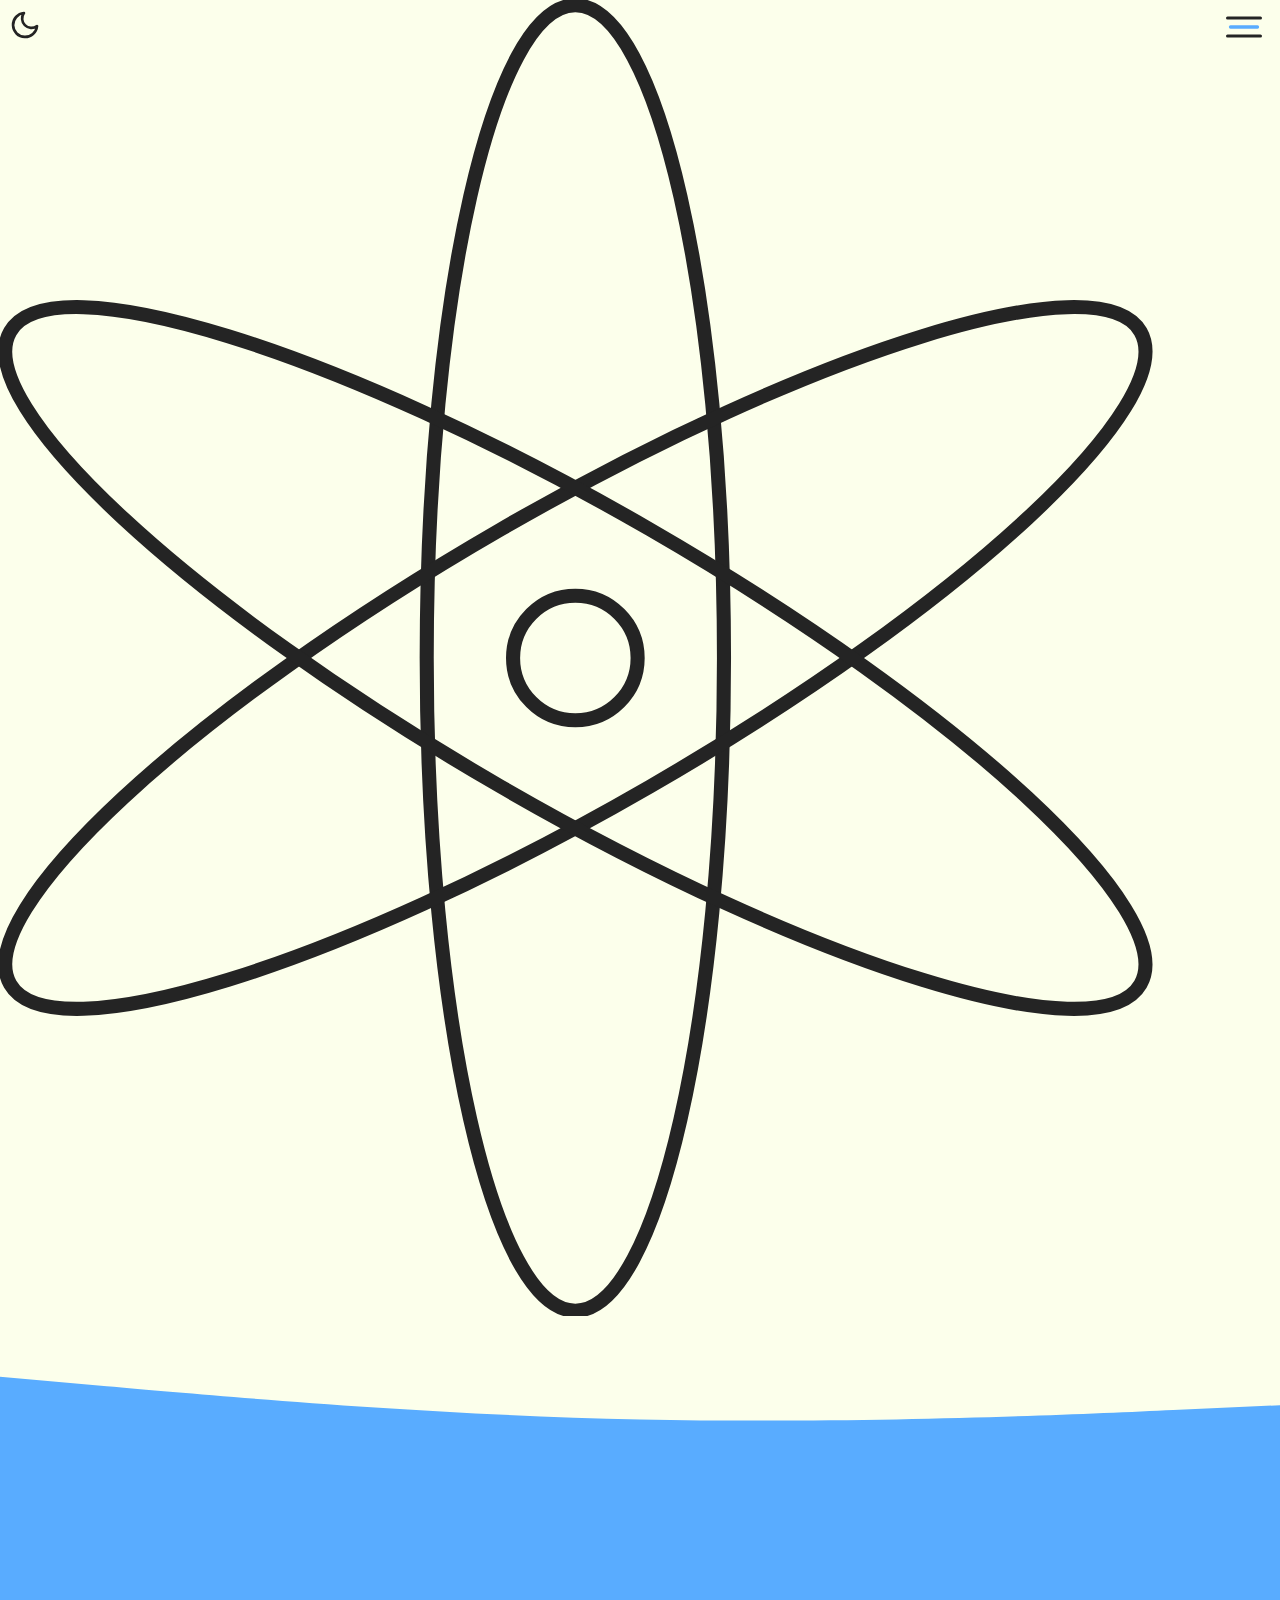
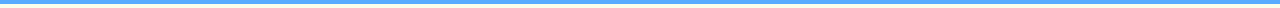
<file: fenteYoung.html>
<!DOCTYPE html>
<html lang="fr">
<head>
    <meta charset="UTF-8">
    <meta name="viewport" content="width=device-width, initial-scale=1.0">
    <link rel="stylesheet" href="style/main.css">
    <link rel="stylesheet" href="style/fentesYoung.css">
    <script src="https://code.jquery.com/jquery-3.1.1.js"></script>
    <title>Physique Quantique</title>
</head>
<body>
    <img src="pics/moon.svg" alt="moon icon" id="moon" class="themeIcon" onclick="darkMode()">

    <!-- humburger icon -->
    <svg id="burger" class="retract" xmlns:dc="http://purl.org/dc/elements/1.1/" xmlns:cc="http://creativecommons.org/ns#" xmlns:rdf="http://www.w3.org/1999/02/22-rdf-syntax-ns#" xmlns:svg="http://www.w3.org/2000/svg" xmlns="http://www.w3.org/2000/svg" xmlns:sodipodi="http://sodipodi.sourceforge.net/DTD/sodipodi-0.dtd" xmlns:inkscape="http://www.inkscape.org/namespaces/inkscape" inkscape:version="1.0 (4035a4fb49, 2020-05-01)" sodipodi:docname="menu.svg" version="1.1" stroke-linejoin="round" stroke-linecap="round" stroke-width="2" stroke="#4A6FA5" fill="none" viewBox="0 0 24 24"
    height="24"
    width="24">
    <metadata> 
        <rdf:RDF>
            <cc:Workrdf:about="">
            <dc:format>image/svg+xml</dc:format>
            <dc:type rdf:resource="http://purl.org/dc/dcmitype/StillImage" />
            </cc:Work>
        </rdf:RDF>
    </metadata>
    <defs/>
        <sodipodi:namedview inkscape:current-layer="svg8" inkscape:window-maximized="1" inkscape:window-y="-8" inkscape:window-x="-8" inkscape:cy="21.213733" inkscape:cx="18.014686" inkscape:zoom="8.5147442" showgrid="false" inkscape:window-height="745" inkscape:window-width="1366" inkscape:pageshadow="2" inkscape:pageopacity="0" guidetolerance="10" gridtolerance="10" objecttolerance="10" borderopacity="1" bordercolor="#666666" pagecolor="#fcffeb" />
        <line id="topLine" style="stroke:#242424;stroke-opacity:1" y2="6" x2="23" y1="6" x1="1"/>
        <line id="middleLine" style="stroke:#59acff;stroke-width:2.20299;stroke-opacity:1" y2="12" x2="21" y1="12" x1="3"/>
        <line id="bottomLine" style="stroke:#242424;stroke-opacity:1" y2="18" x2="23" y1="18" x1="1"/>
    </svg>
    <!-- menu -->
    <nav>
        <div id="menuBg"></div>
        <img id="menuAtom" src="pics/atom.svg" alt="half atom">
        <!-- menu links to other pages -->
        <div id="linksParent">
            <a href="index.html">Accueil</a>
            <a href="modelAtome.html">Modèle de l'atome</a>
            <a href="#">Les grandes figures</a>
            <a href="#">Principe d'incertitude</a>
            <a href="#">Dualité onde-corpuscule</a>
            <a href="#">Formules célèbres</a>
        </div>
    </nav>
    <!-- Young's slits schema -->
    <svg height="500" width="750" id="fentes">
        <!-- screen -->
        <line x1="400" y1="0" x2="700" y2="100" style="stroke: #242424; stroke-width: 2;"></line>
        <line x1="400" y1="0" x2="400" y2="250" style="stroke: #242424; stroke-width: 2;"></line>
        <line x1="400" y1="250" x2="415" y2="257" style="stroke: #242424; stroke-width: 2;"></line>
        <line x1="495" y1="288" x2="695" y2="365" style="stroke: #242424; stroke-width: 2;"></line>
        <line x1="700" y1="100" x2="695" y2="365" style="stroke: #242424; stroke-width: 2;"></line>
        <!-- left wall -->
        <line x1="200" y1="100" x2="275" y2="129" style="stroke: #242424; stroke-width: 2;"></line>
        <line x1="200" y1="350" x2="275" y2="380" style="stroke: #242424; stroke-width: 2;"></line>
        <line x1="200" y1="100" x2="200" y2="350" style="stroke: #242424; stroke-width: 2;"></line>
        <line x1="275" y1="128" x2="275" y2="380" style="stroke: #242424; stroke-width: 2;"></line>
        <!-- middle wall -->
        <line x1="300" y1="140" x2="385" y2="172" style="stroke: #242424; stroke-width: 2;"></line>
        <line x1="300" y1="390" x2="385" y2="425" style="stroke: #242424; stroke-width: 2;"></line>
        <line x1="300" y1="140" x2="300" y2="390" style="stroke: #242424; stroke-width: 2;"></line>
        <line x1="384" y1="170" x2="385" y2="425" style="stroke: #242424; stroke-width: 2;"></line>
        <!-- right wall -->
        <line x1="415" y1="185" x2="495" y2="217" style="stroke: #242424; stroke-width: 2;"></line>
        <line x1="415" y1="435" x2="495" y2="470" style="stroke: #242424; stroke-width: 2;"></line>
        <line x1="415" y1="185" x2="415" y2="435" style="stroke: #242424; stroke-width: 2;"></line>
        <line x1="495" y1="215" x2="495" y2="470" style="stroke: #242424; stroke-width: 2;"></line>
        <!-- canon -->
        <line x1="40" y1="472" x2="102" y2="438" style="stroke: #242424; stroke-width: 2;"></line>
        <line x1="15" y1="455" x2="80" y2="420" style="stroke: #242424; stroke-width: 2;"></line>
        <line x1="35" y1="505" x2="102" y2="470" style="stroke: #242424; stroke-width: 2;"></line>
        <line x1="15" y1="455" x2="40" y2="472" style="stroke: #242424; stroke-width: 2;"></line>
        <line x1="40" y1="472" x2="40" y2="505" style="stroke: #242424; stroke-width: 2;"></line>
        <line x1="15" y1="455" x2="15" y2="485" style="stroke: #242424; stroke-width: 2;"></line>
        <line x1="15" y1="485" x2="35" y2="499" style="stroke: #242424; stroke-width: 2;"></line>
        <line x1="80" y1="420" x2="102" y2="438" style="stroke: #242424; stroke-width: 2;"></line>
        <line x1="102" y1="438" x2="102" y2="470" style="stroke: #242424; stroke-width: 2;"></line>
    </svg>
    <section id="buttons">
        <a class="animButtons" type="button">Lancer L'animation</a>
        <a class="animButtons" type="button">Arrêter L'animation</a>
    </section>
<script type="text/javascript" src="script/darkMode.js"></script>
<script type="text/javascript" src="script/menu.js"></script>
</body>
<footer>
    <img src="pics/footerWave.svg" alt="image de vague" id="wave">
</footer>
</html>
</file>
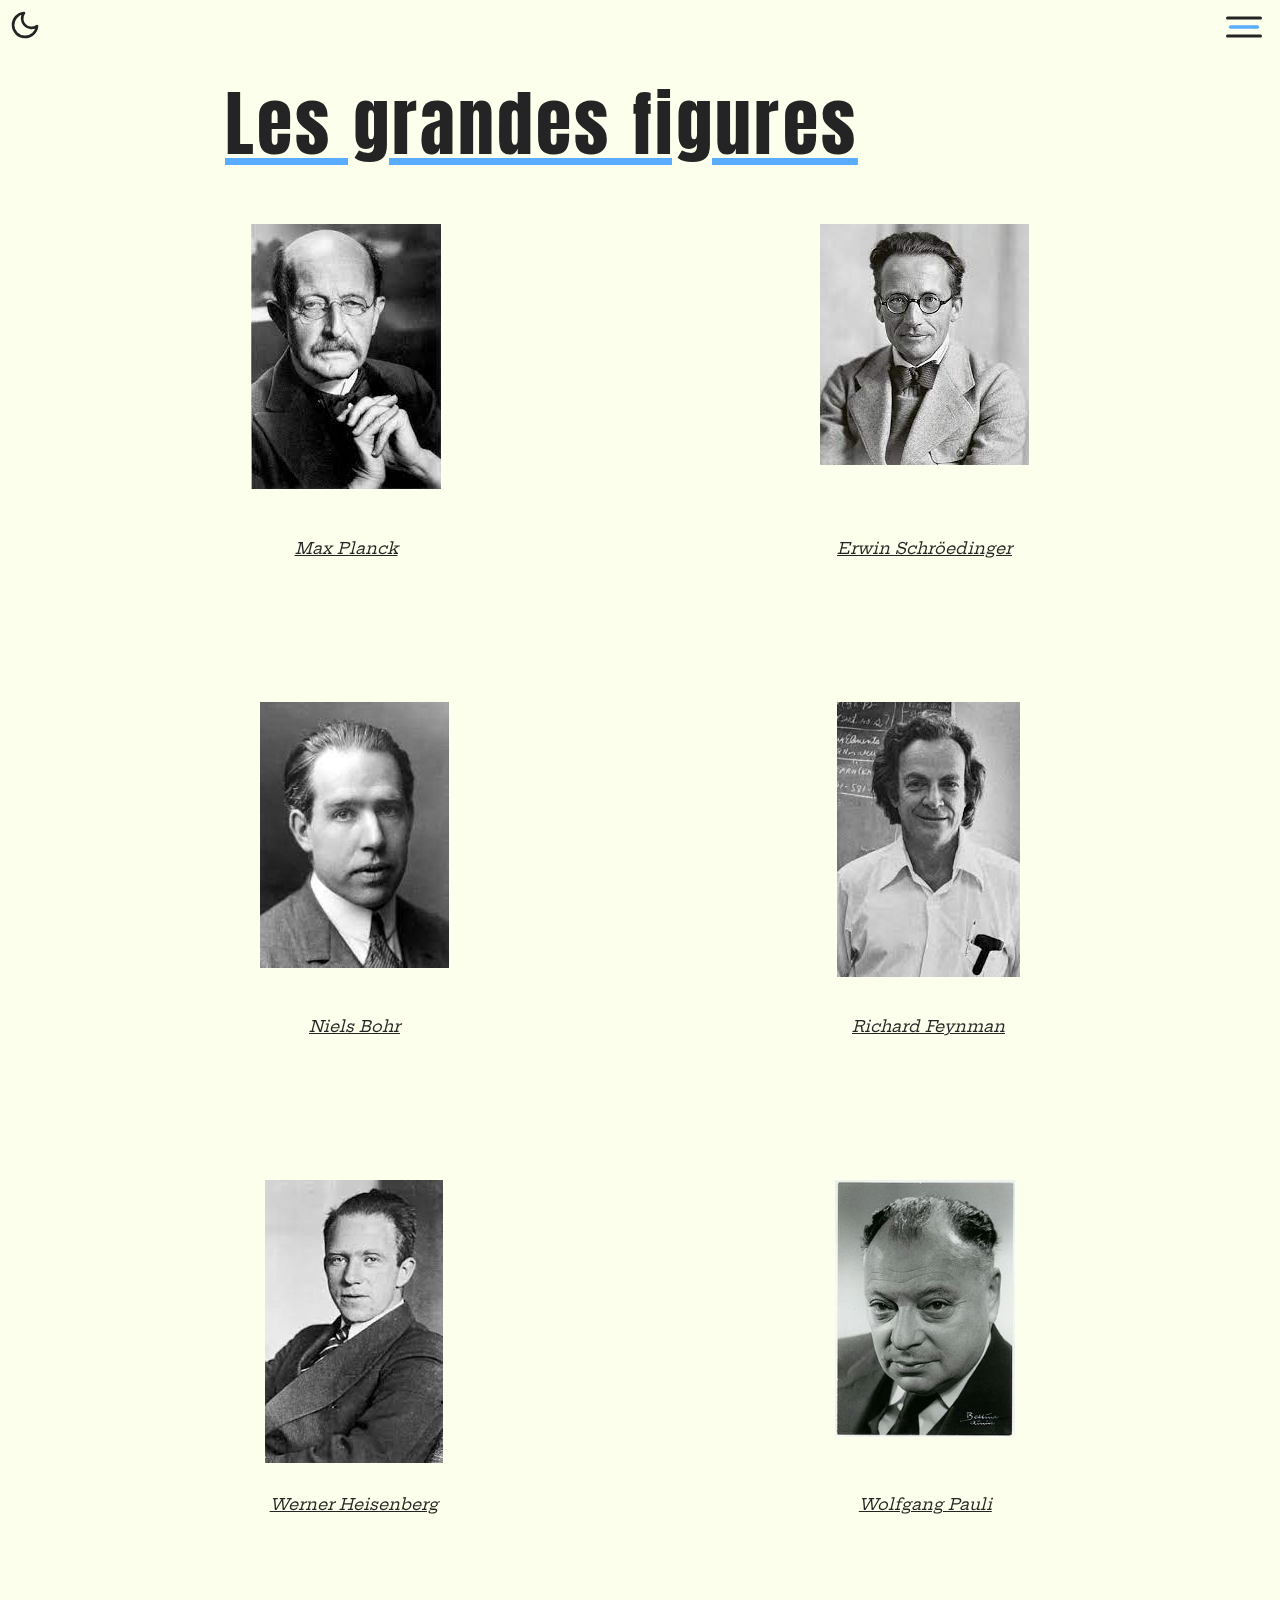
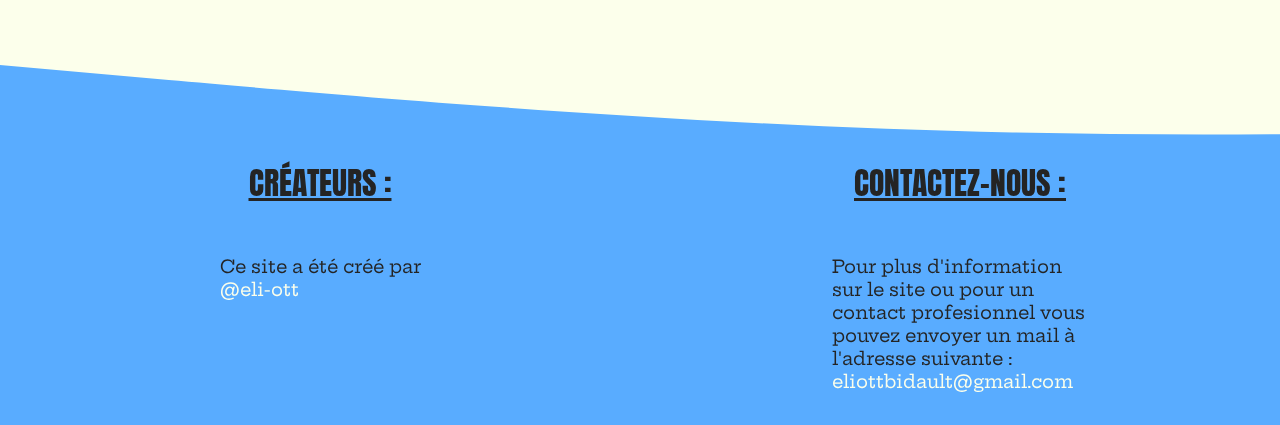
<file: greatFigures.html>
<!DOCTYPE html>
<html lang="fr">

<head>
    <meta charset="UTF-8">
    <meta name="viewport" content="width=device-width, initial-scale=1.0">
    <link rel="stylesheet" href="./style/main.css">
    <link rel="stylesheet" href="./style/greatFigures.css">
    <link rel="stylesheet" href="./style/nav.css">
    <link rel="stylesheet" href="./style/footer.css">
    <script src="https://code.jquery.com/jquery-3.1.1.js"></script>
    <title>Physique Quantique</title>
</head>

<body>
    <div id="progress"></div>
    <img src="pics/moon.svg" alt="moon icon" id="moon" class="themeIcon" onclick="darkMode()">

    <!-- humburger icon -->
    <svg id="burger" class="retract" xmlns:dc="http://purl.org/dc/elements/1.1/"
        xmlns:cc="http://creativecommons.org/ns#" xmlns:rdf="http://www.w3.org/1999/02/22-rdf-syntax-ns#"
        xmlns:svg="http://www.w3.org/2000/svg" xmlns="http://www.w3.org/2000/svg"
        xmlns:sodipodi="http://sodipodi.sourceforge.net/DTD/sodipodi-0.dtd"
        xmlns:inkscape="http://www.inkscape.org/namespaces/inkscape" inkscape:version="1.0 (4035a4fb49, 2020-05-01)"
        sodipodi:docname="menu.svg" version="1.1" stroke-linejoin="round" stroke-linecap="round" stroke-width="2"
        stroke="#4A6FA5" fill="none" viewBox="0 0 24 24" height="24" width="24">
        <metadata>
            <rdf:RDF>
                <cc:Workrdf:about="">
                    <dc:format>image/svg+xml</dc:format>
                    <dc:type rdf:resource="http://purl.org/dc/dcmitype/StillImage" />
                    </cc:Work>
            </rdf:RDF>
        </metadata>
        <defs />
        <sodipodi:namedview inkscape:current-layer="svg8" inkscape:window-maximized="1" inkscape:window-y="-8"
            inkscape:window-x="-8" inkscape:cy="21.213733" inkscape:cx="18.014686" inkscape:zoom="8.5147442"
            showgrid="false" inkscape:window-height="745" inkscape:window-width="1366" inkscape:pageshadow="2"
            inkscape:pageopacity="0" guidetolerance="10" gridtolerance="10" objecttolerance="10" borderopacity="1"
            bordercolor="#666666" pagecolor="#fcffeb" />
        <line id="topLine" style="stroke:#242424;stroke-opacity:1" y2="6" x2="23" y1="6" x1="1" />
        <line id="middleLine" style="stroke:#59acff;stroke-width:2.20299;stroke-opacity:1" y2="12" x2="21" y1="12"
            x1="3" />
        <line id="bottomLine" style="stroke:#242424;stroke-opacity:1" y2="18" x2="23" y1="18" x1="1" />
    </svg>
    <!-- menu -->
    <nav>
        <div id="menuBg"></div>
        <div id="menuLogo">
            <!-- menu atom design SVG -->
            <svg id="menuAtom" viewBox="0 0 363.305 373.45">
                <g
                id="layer1"
                inkscape:label="Layer 1"
                inkscape:groupmode="layer"
                transform="translate(-201.92 -249.7)"
                >
                    <g id="g3657">
                        <path
                            sodipodi:rx="42.1875"
                            sodipodi:ry="185.22322"
                            style="opacity:1;stroke:#242424;stroke-width:4;fill:none"
                            sodipodi:type="arc"
                            d="m407.41 436.42c0 102.3-18.888 185.22-42.188 185.22s-42.188-82.927-42.188-185.22c0-102.3 18.888-185.22 42.188-185.22s42.188 82.927 42.188 185.22z"
                            transform="translate(.0000094336)"
                            sodipodi:cy="436.42468"
                            sodipodi:cx="365.22321"
                        />
                        <path
                            sodipodi:rx="42.1875"
                            sodipodi:ry="185.22322"
                            style="opacity:1;stroke:#242424;stroke-width:4;fill:none"
                            sodipodi:type="arc"
                            d="m407.41 436.42c0 102.3-18.888 185.22-42.188 185.22s-42.188-82.927-42.188-185.22c0-102.3 18.888-185.22 42.188-185.22s42.188 82.927 42.188 185.22z"
                            transform="matrix(.5 .86603 -.86603 .5 560.57 -98.08)"
                            sodipodi:cy="436.42468"
                            sodipodi:cx="365.22321"
                        />
                        <path
                            sodipodi:rx="42.1875"
                            sodipodi:ry="185.22322"
                            style="opacity:1;stroke:#242424;stroke-width:4;fill:none"
                            sodipodi:type="arc"
                            d="m407.41 436.42c0 102.3-18.888 185.22-42.188 185.22s-42.188-82.927-42.188-185.22c0-102.3 18.888-185.22 42.188-185.22s42.188 82.927 42.188 185.22z"
                            transform="matrix(-.5 .86603 .86603 .5 169.88 -98.08)"
                            sodipodi:cy="436.42468"
                            sodipodi:cx="365.22321"
                        />
                        <path
                            sodipodi:rx="17.678572"
                            sodipodi:ry="17.678572"
                            style="opacity:1;stroke:#242424;stroke-linecap:round;stroke-width:4;fill:none"
                            sodipodi:type="arc"
                            d="m382.5 439.24c0 9.7636-7.915 17.679-17.679 17.679-9.7636 0-17.679-7.915-17.679-17.679 0-9.7636 7.915-17.679 17.679-17.679 9.7636 0 17.679 7.915 17.679 17.679z"
                            transform="translate(.40177 -2.8125)"
                            sodipodi:cy="439.23718"
                            sodipodi:cx="364.82144"
                        />
                    </g>
                </g>
            </svg>
        </div>
        <!-- menu links to other pages -->
        <div id="linksParent">
            <a href="./index.html">Accueil</a>
            <a href="./modelAtome.html">Modèle de l'atome</a>
            <a href="./greatFigures.html">Les grandes figures</a>
            <a href="./principeIncertitude.html">Principe d'incertitude</a>
            <a href="./fentesYoung.html">Fentes d'Young</a>
            <a href="./ondeCorpuscule.html">Dualité onde-corpuscule</a>
            <a href="./famousFormula.html">Formules célèbres</a>
        </div>
    </nav>

    <p id="title">
        Les grandes figures
    </p>

    <section id="content">
        <div class="photos">
            <img src="./pics/planck.jpg" alt="Max Planck photo">
            <p>Max Planck</p>
            <div class="photosContentBackground">
                <h3>
                    Max Planck
                </h3>
                <p id="planck">
                    Vous avez peut être déjà entendu de Max Planck pour sa célèbre constante (voir page<a
                        href="./famousFormula.html"> formules célèbres</a>). Il est trop connu dans le
                    monde de la physique quantique car il a poser comme principe que l'énergie de la lumière était
                    proportionnelle à sa fréquence. Cela a aidé Einstein a determiné l'éxistence des photons.
                </p>
            </div>
        </div>
        <div class="photos">
            <img src="./pics/schroedinger.jpg" alt="Erwin Schroedinger photo">
            <p>Erwin Schröedinger</p>
            <div class="photosContentBackground">
                <h3>
                    Erwin Schröedinger
                </h3>
                <p id="schroedinger">
                    Erwin Scröedinger est l'une des personnes les plus connu en physique quantique grâce a la fameuse
                    expérience du <span style="font-style: italic;">Chat de Schrödeinger</span> où il s'upposait que son
                    chat pouvait être à la fois mort et vivant en même temps. Il est aussi très connu grâce a son
                    équation: <span style="font-style: italic;"> l'équation d'évolution de la fonction d'onde</span>
                    (ou <span style="font-style: italic;">équation de Schröedinger</span>).
                </p>
            </div>
        </div>
        <div class="photos">
            <img src="./pics/bohr.jpg" alt="Niels Bohr photo">
            <p>Niels Bohr</p>
            <div class="photosContentBackground">
                <h3>
                    Niels Bohr
                </h3>
                <p id="bohr">
                    Grâce à Niels Bohr nous avons aujourd'hui l'un des modèle d'atome le plus utilisé et l'un des plus
                    proche de la réalité (voir page <a href="./modelAtome.html">modèle de l'atome</a>). Il est aussi
                    très connu pour son débat avec Einstein autour de la physique quantique. Einsteins voualait
                    affaiblir
                    la théorie quantique, mais au fil du débat il n'a fait renforcer et clarifier les idées de Bohr.
                </p>
            </div>
        </div>
        <div class="photos">
            <img src="./pics/feynman.jpg" alt="Richard Feynman photo">
            <p>Richard Feynman</p>
            <div class="photosContentBackground">
                <h3>
                    Richard Feynman
                </h3>
                <p id="feynman">
                    Richard Feynman est un grand nom de la physique quantique. Il a effectué de
                    nombreux travaux sur l'électrodynamique quantique et l'interaction électromagnétique entre
                    les particules relativistes. Il a également développé les digrammes de Feynman permettant
                    de décrire les intéraction faibles.
                </p>
            </div>
        </div>
        <div class="photos">
            <img src="./pics/heisenberg.jpg" alt="Werner Heisenberg photo">
            <p>Werner Heisenberg</p>
            <div class="photosContentBackground">
                <h3>
                    Werner Heinsenberg
                </h3>
                <p id="heisenberg">
                    Werner Heinsenberg est l'un des fondateurs de la physique quantique. Il développa la première
                    formalisation de la mécanique quantique en 1925. Par la suite il deviendra d'autant plus célèbre
                    pour son principe d'incertitude (voir page <a href="./pricipeIncertitude.html">princpie
                    d'incertitude</a>). Il travaillera ensuite avec Mr. Pauli sur la théorie quantique des champs.
                </p>
            </div>
        </div>
        <div class="photos">
            <img src="./pics/pauli.jpg" alt="Wolfgang Pauli photo" style="width: 20vh;">
            <p>Wolfgang Pauli</p>
            <div class="photosContentBackground">
                <h3>
                    Wolfgang Pauli
                </h3>
                <p id="pauli">
                    Wolfgang Pauli a énormement contribuer à la physique quantique grâce a son principe d'exclusion.
                    Ce principe d'exclusion dit les électrons appartenant à un même système ne peuvent pas se trouver
                    simultanément dans le même état quantique. Il est aussi célèbre pour son travail avec Werner Heisenberg
                    sur la théorie quantique des champs.
                </p>
            </div>
        </div>
    </section>

    <div id="popup">
        <p id="popupContent">
            Passer votre souris sur les photos pour plus d'informations. <br>
            Clicker dessus pour laisser les descriptions afficher.
        </p>
    </div>

    <script type="text/javascript" src="./script/darkMode.js"></script>
    <script type="text/javascript" src="./script/menu.js"></script>
    <script type="text/javascript" src="./script/atomAnim.js"></script>
    <script type="text/javascript" src="./script/scroll.js"></script>
    <script type="module" src="./script/greatFigures.js"></script>
</body>
<footer>
    <div id="content">
        <div>
            <p class="footerHeader">
                Créateurs :
            </p>
            <p class="footerText">
                Ce site a été créé par <br> <a href="https://github.com/eli-ott">@eli-ott</a>
            </p>
        </div>
        <div>
            <p class="footerHeader">
                Contactez-nous :
            </p>
            <p class="footerText">
                Pour plus d'information sur le site ou pour un contact profesionnel
                vous pouvez envoyer un mail à l'adresse suivante : <br>
                <a href="mailto:eliottbidault@gmail.com">eliottbidault@gmail.com</a>
            </p>
        </div>
    </div>
</footer>

</html>
</file>
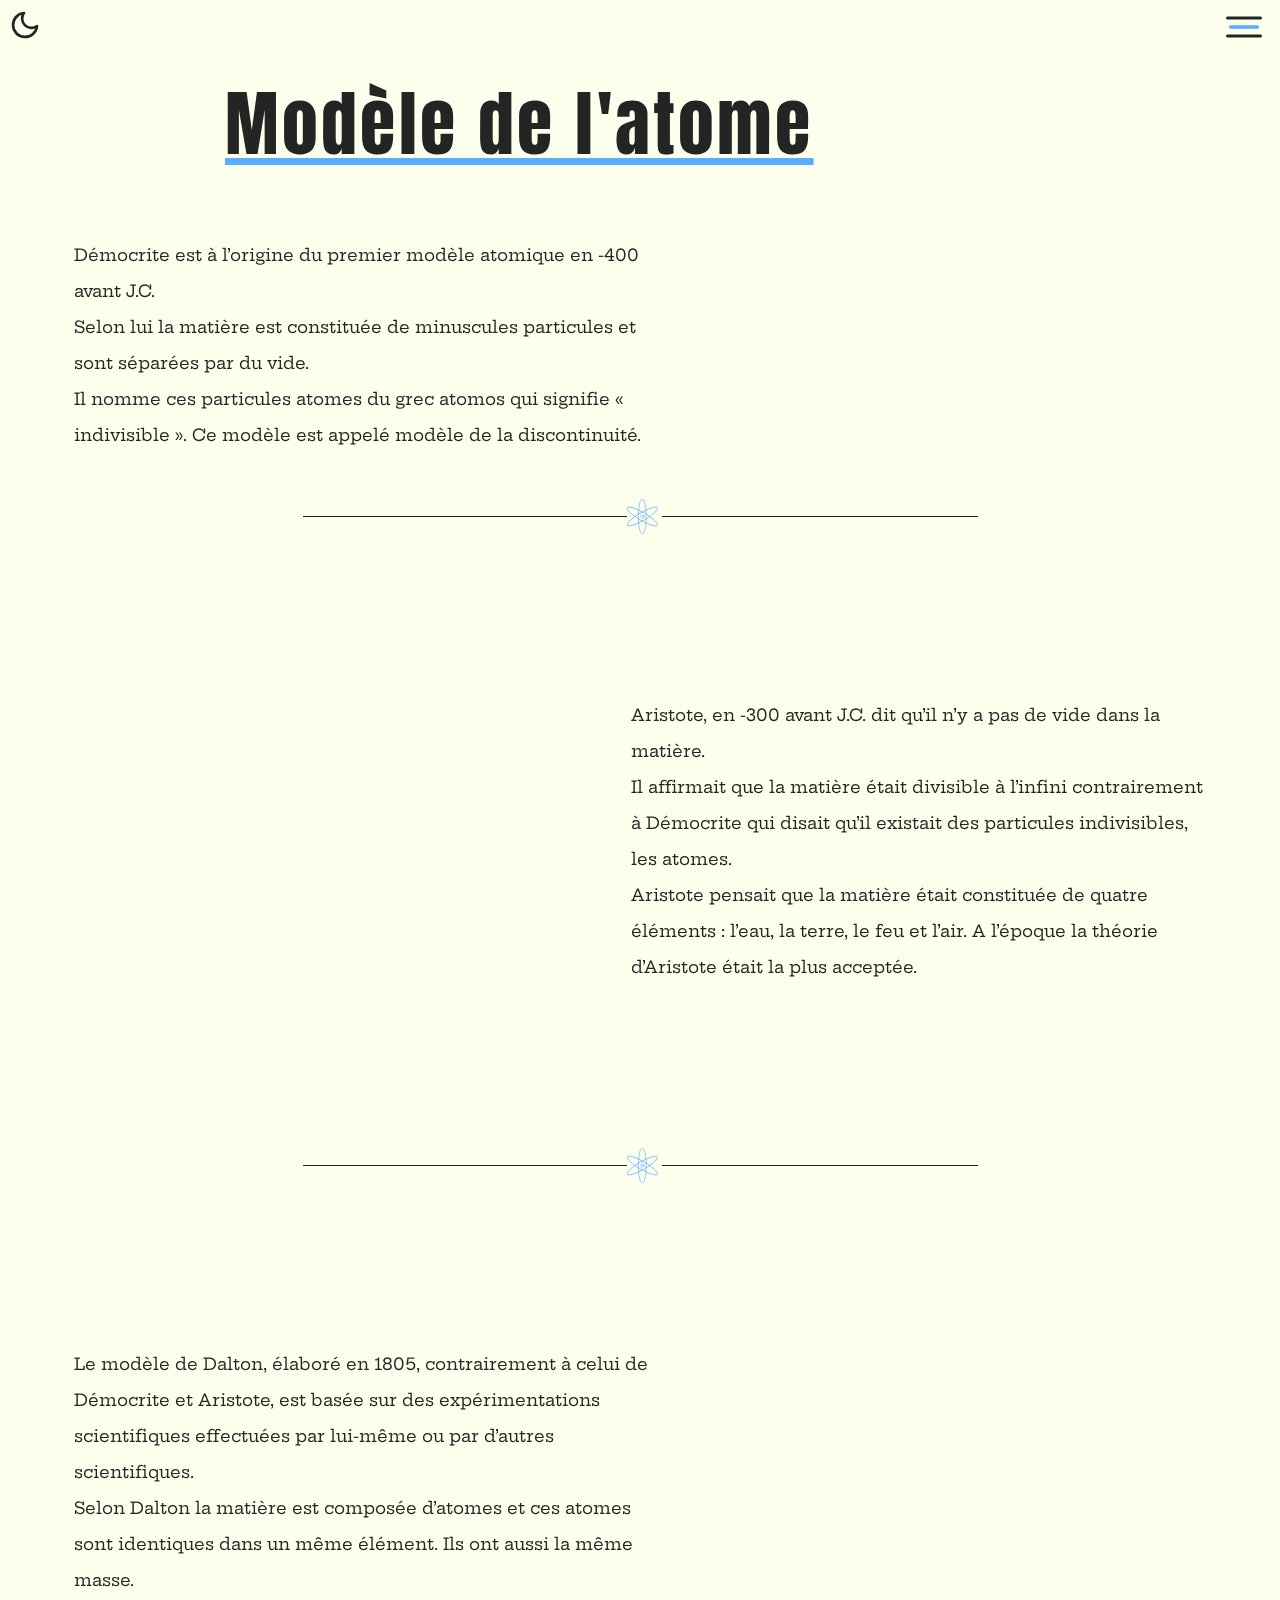
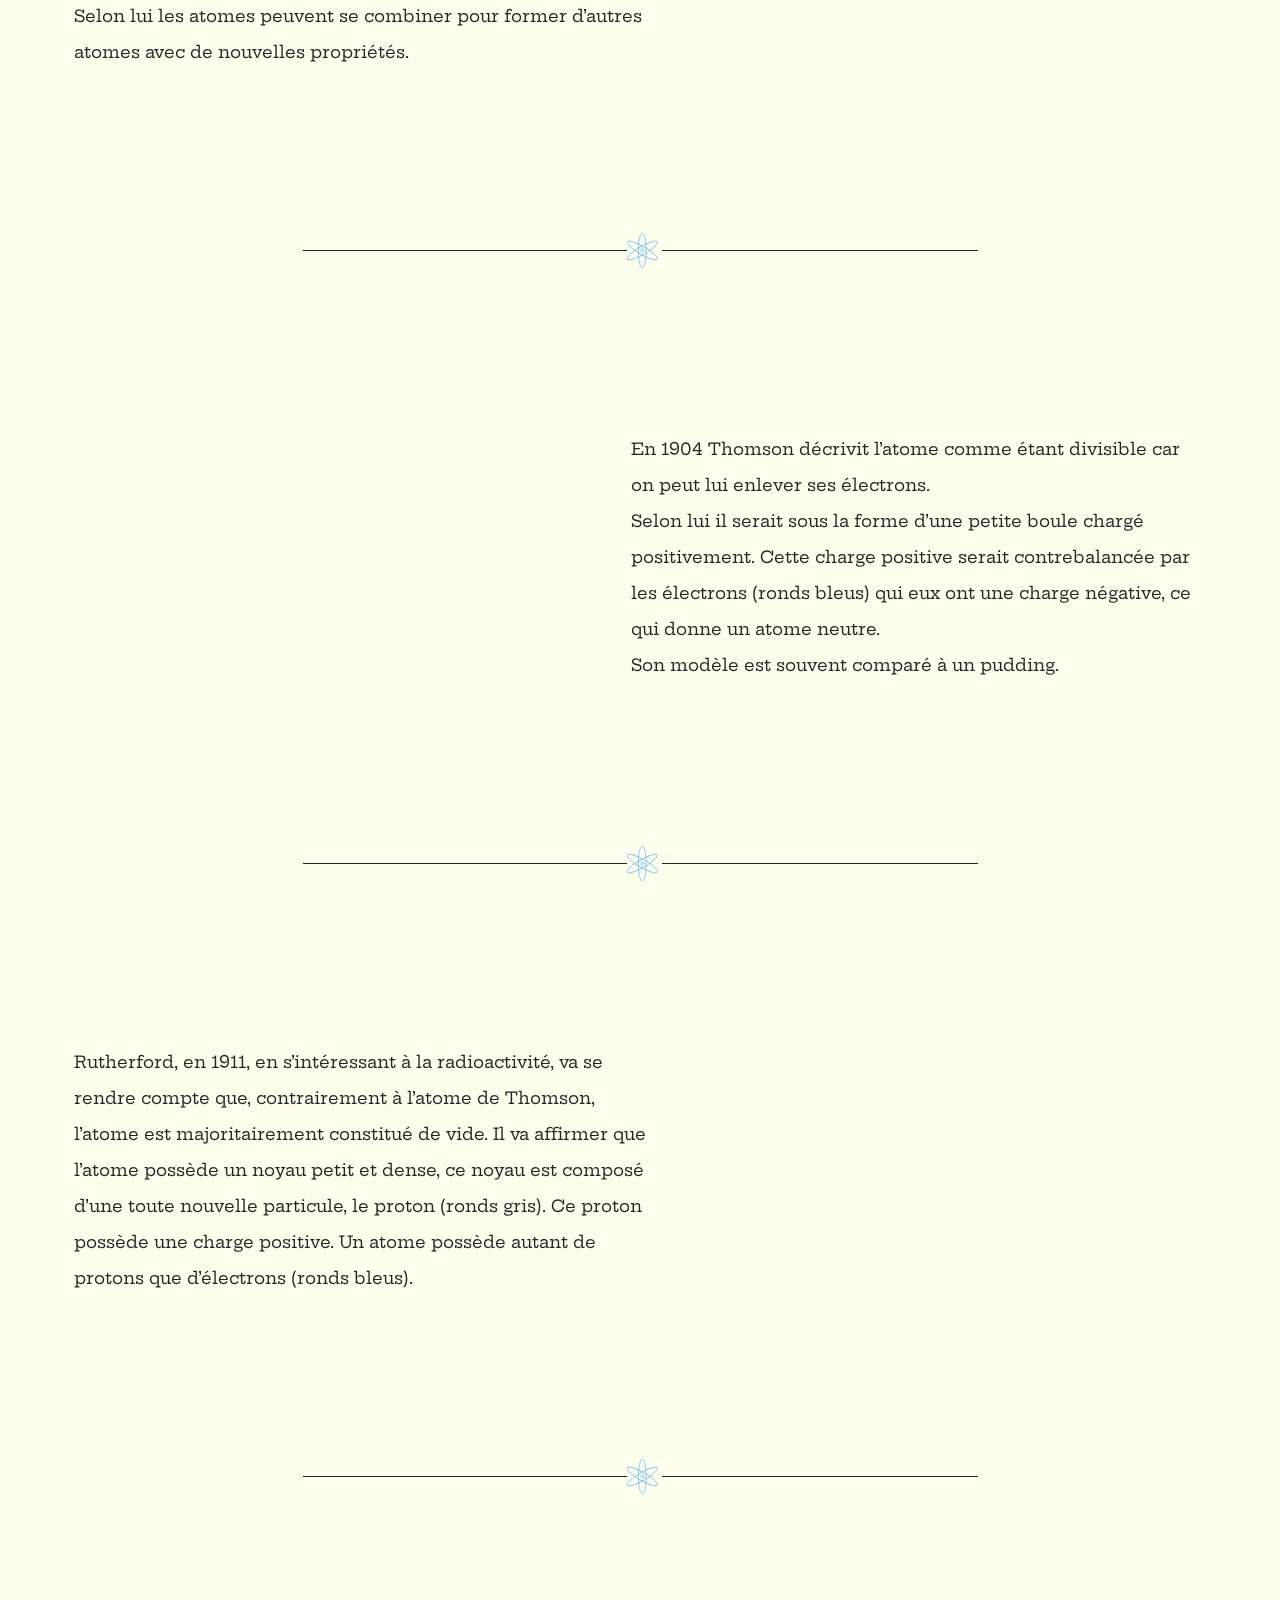
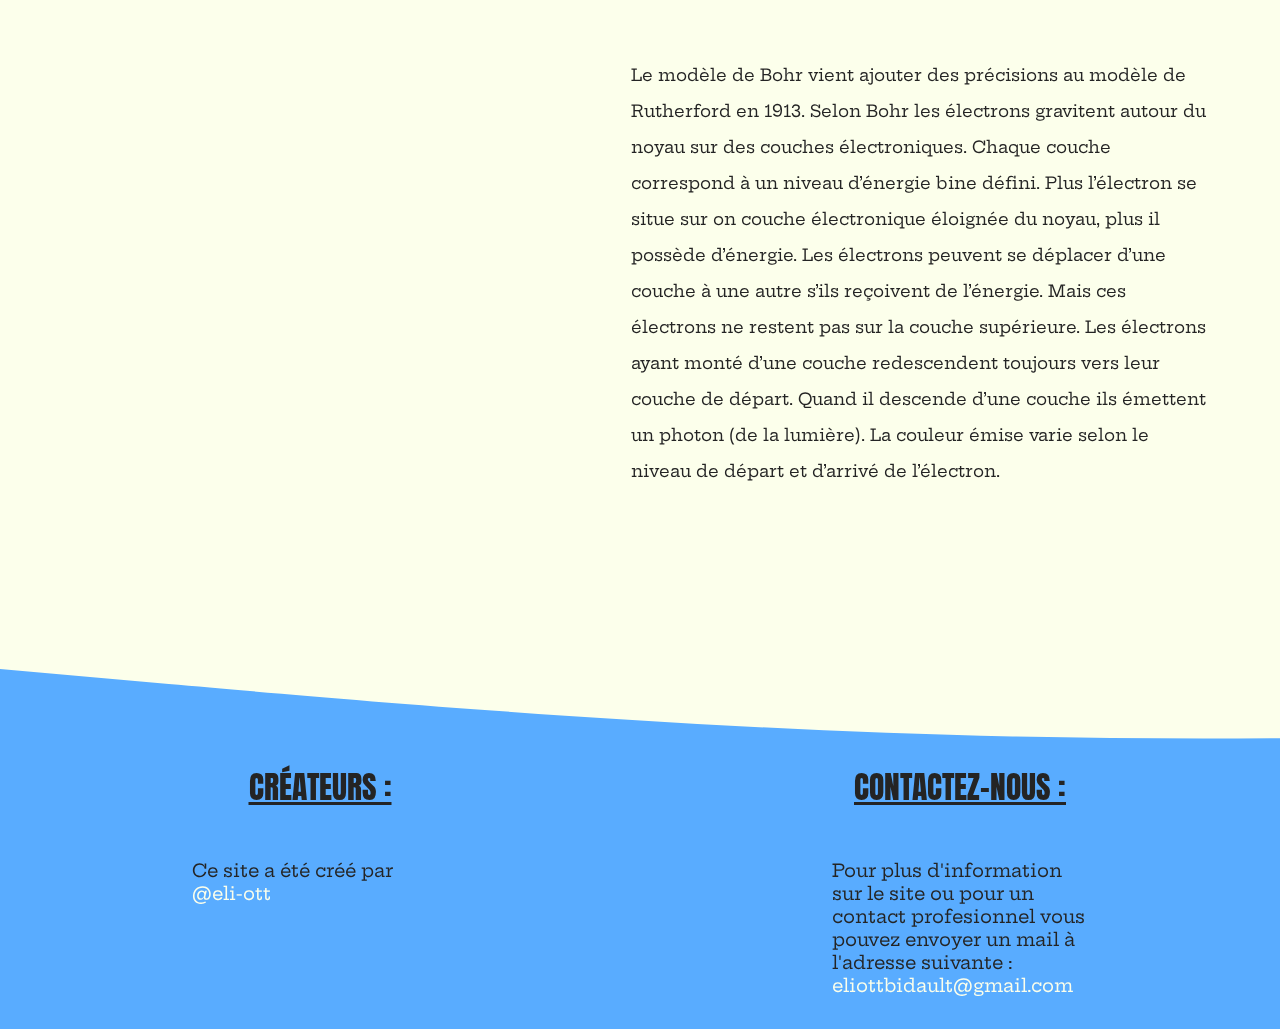
<file: modelAtome.html>
<!DOCTYPE html>
<html lang="fr">

<head>
    <meta charset="UTF-8">
    <meta name="viewport" content="width=device-width, initial-scale=1.0">
    <link rel="stylesheet" href="./style/main.css">
    <link rel="stylesheet" href="./style/modelAtome.css">
    <link rel="stylesheet" href="./style/nav.css">
    <link rel="stylesheet" href="./style/footer.css">
    <script src="https://code.jquery.com/jquery-3.1.1.js"></script>
    <title>Physique Quantique</title>
</head>

<body>
    <div id="progress"></div>
    <img src="pics/moon.svg" alt="moon icon" id="moon" class="themeIcon" onclick="darkMode()">

    <!-- humburger icon -->
    <svg id="burger" class="retract" xmlns:dc="http://purl.org/dc/elements/1.1/"
        xmlns:cc="http://creativecommons.org/ns#" xmlns:rdf="http://www.w3.org/1999/02/22-rdf-syntax-ns#"
        xmlns:svg="http://www.w3.org/2000/svg" xmlns="http://www.w3.org/2000/svg"
        xmlns:sodipodi="http://sodipodi.sourceforge.net/DTD/sodipodi-0.dtd"
        xmlns:inkscape="http://www.inkscape.org/namespaces/inkscape" inkscape:version="1.0 (4035a4fb49, 2020-05-01)"
        sodipodi:docname="menu.svg" version="1.1" stroke-linejoin="round" stroke-linecap="round" stroke-width="2"
        stroke="#4A6FA5" fill="none" viewBox="0 0 24 24" height="24" width="24">
        <metadata>
            <rdf:RDF>
                <cc:Workrdf:about="">
                    <dc:format>image/svg+xml</dc:format>
                    <dc:type rdf:resource="http://purl.org/dc/dcmitype/StillImage" />
                    </cc:Work>
            </rdf:RDF>
        </metadata>
        <defs />
        <sodipodi:namedview inkscape:current-layer="svg8" inkscape:window-maximized="1" inkscape:window-y="-8"
            inkscape:window-x="-8" inkscape:cy="21.213733" inkscape:cx="18.014686" inkscape:zoom="8.5147442"
            showgrid="false" inkscape:window-height="745" inkscape:window-width="1366" inkscape:pageshadow="2"
            inkscape:pageopacity="0" guidetolerance="10" gridtolerance="10" objecttolerance="10" borderopacity="1"
            bordercolor="#666666" pagecolor="#fcffeb" />
        <line id="topLine" style="stroke:#242424;stroke-opacity:1" y2="6" x2="23" y1="6" x1="1" />
        <line id="middleLine" style="stroke:#59acff;stroke-width:2.20299;stroke-opacity:1" y2="12" x2="21" y1="12"
            x1="3" />
        <line id="bottomLine" style="stroke:#242424;stroke-opacity:1" y2="18" x2="23" y1="18" x1="1" />
    </svg>
    <!-- menu -->
    <nav>
        <div id="menuBg"></div>
        <!-- menu links to other pages -->
        <div id="menuLogo">
            <!-- menu atom design SVG -->
            <svg id="menuAtom" viewBox="0 0 363.305 373.45">
                <g
                id="layer1"
                inkscape:label="Layer 1"
                inkscape:groupmode="layer"
                transform="translate(-201.92 -249.7)"
                >
                    <g id="g3657">
                        <path
                            sodipodi:rx="42.1875"
                            sodipodi:ry="185.22322"
                            style="opacity:1;stroke:#242424;stroke-width:4;fill:none"
                            sodipodi:type="arc"
                            d="m407.41 436.42c0 102.3-18.888 185.22-42.188 185.22s-42.188-82.927-42.188-185.22c0-102.3 18.888-185.22 42.188-185.22s42.188 82.927 42.188 185.22z"
                            transform="translate(.0000094336)"
                            sodipodi:cy="436.42468"
                            sodipodi:cx="365.22321"
                        />
                        <path
                            sodipodi:rx="42.1875"
                            sodipodi:ry="185.22322"
                            style="opacity:1;stroke:#242424;stroke-width:4;fill:none"
                            sodipodi:type="arc"
                            d="m407.41 436.42c0 102.3-18.888 185.22-42.188 185.22s-42.188-82.927-42.188-185.22c0-102.3 18.888-185.22 42.188-185.22s42.188 82.927 42.188 185.22z"
                            transform="matrix(.5 .86603 -.86603 .5 560.57 -98.08)"
                            sodipodi:cy="436.42468"
                            sodipodi:cx="365.22321"
                        />
                        <path
                            sodipodi:rx="42.1875"
                            sodipodi:ry="185.22322"
                            style="opacity:1;stroke:#242424;stroke-width:4;fill:none"
                            sodipodi:type="arc"
                            d="m407.41 436.42c0 102.3-18.888 185.22-42.188 185.22s-42.188-82.927-42.188-185.22c0-102.3 18.888-185.22 42.188-185.22s42.188 82.927 42.188 185.22z"
                            transform="matrix(-.5 .86603 .86603 .5 169.88 -98.08)"
                            sodipodi:cy="436.42468"
                            sodipodi:cx="365.22321"
                        />
                        <path
                            sodipodi:rx="17.678572"
                            sodipodi:ry="17.678572"
                            style="opacity:1;stroke:#242424;stroke-linecap:round;stroke-width:4;fill:none"
                            sodipodi:type="arc"
                            d="m382.5 439.24c0 9.7636-7.915 17.679-17.679 17.679-9.7636 0-17.679-7.915-17.679-17.679 0-9.7636 7.915-17.679 17.679-17.679 9.7636 0 17.679 7.915 17.679 17.679z"
                            transform="translate(.40177 -2.8125)"
                            sodipodi:cy="439.23718"
                            sodipodi:cx="364.82144"
                        />
                    </g>
                </g>
            </svg>
        </div>
        <div id="linksParent">
            <a href="./index.html">Accueil</a>
            <a href="./modelAtome.html">Modèle de l'atome</a>
            <a href="./greatFigures.html">Les grandes figures</a>
            <a href="./principeIncertitude.html">Principe d'incertitude</a>
            <a href="./fentesYoung.html">Fentes d'Young</a>
            <a href="./ondeCorpuscule.html">Dualité onde-corpuscule</a>
            <a href="./famousFormula.html">Formules célèbres</a>
        </div>
    </nav>
    <p id="title">
        Modèle de l'atome
    </p>
    <section id="content">
        <div class="right" style="margin-bottom: -13vh;">
            <canvas id="democriteAtom"></canvas>
            <p id="democrite" class="content">
                Démocrite est à l’origine du premier modèle atomique en -400 avant J.C. <br> Selon lui la matière
                est constituée de minuscules particules et sont séparées par du vide. <br> Il nomme ces particules
                atomes du grec atomos qui signifie « indivisible ». Ce modèle est appelé modèle de la
                discontinuité.
            </p>
        </div>
        <hr>
        <div class="left">
            <canvas id="aristoteAtom"></canvas>
            <p id="aristote" class="content">
                Aristote, en -300 avant J.C. dit qu’il n’y a pas de vide dans la matière. <br> Il affirmait que la
                matière était divisible
                à l’infini contrairement à Démocrite qui disait qu’il existait des particules indivisibles,
                les atomes. <br> Aristote pensait que la matière était constituée de quatre éléments : l’eau,
                la terre, le feu et l’air. A l’époque la théorie d’Aristote était la plus acceptée.
            </p>
        </div>
        <hr>
        <div class="right">
            <canvas id="daltonAtom"></canvas>
            <p id="dalton" class="content">
                Le modèle de Dalton, élaboré en 1805, contrairement à celui de Démocrite et Aristote,
                est basée sur des expérimentations scientifiques effectuées par lui-même ou par d’autres
                scientifiques. <br> Selon Dalton la matière est composée d’atomes et ces atomes sont identiques
                dans un même élément. Ils ont aussi la même masse. <br> Selon lui les atomes peuvent se
                combiner pour former d’autres atomes avec de nouvelles propriétés.
            </p>
        </div>
        <hr>
        <div class="left">
            <canvas id="thomsonAtom"></canvas>
            <p id="thomson" class="content">
                En 1904 Thomson décrivit l’atome comme étant divisible car on peut lui enlever ses électrons.
                <br> Selon lui il serait sous la forme d’une petite boule chargé positivement. Cette charge
                positive serait contrebalancée par les électrons (ronds bleus) qui eux ont une charge négative, ce qui
                donne un atome neutre. <br> Son modèle est souvent comparé à un pudding.
            </p>
        </div>
        <hr>
        <div class="right">
            <canvas id="rutherfordAtom"></canvas>
            <p id="rutherford" class="content">
                Rutherford, en 1911, en s’intéressant à la radioactivité, va se rendre compte que,
                contrairement à l’atome de Thomson, l’atome est majoritairement constitué de vide. Il va
                affirmer que l’atome possède un noyau petit et dense, ce noyau est composé d’une toute
                nouvelle particule, le proton (ronds gris). Ce proton possède une charge positive.
                Un atome possède autant de protons que d’électrons (ronds bleus).
            </p>
        </div>
        <hr>
        <div class="left">
            <canvas id="bohrAtom"></canvas>
            <p id="bohr" class="content">
                Le modèle de Bohr vient ajouter des précisions au modèle de Rutherford en 1913. Selon
                Bohr les électrons gravitent autour du noyau sur des couches électroniques. Chaque couche
                correspond à un niveau d’énergie bine défini. Plus l’électron se situe sur on couche
                électronique éloignée du noyau, plus il possède d’énergie. Les électrons peuvent se déplacer
                d’une couche à une autre s’ils reçoivent de l’énergie. Mais ces électrons ne restent pas
                sur la couche supérieure. Les électrons ayant monté d’une couche redescendent toujours
                vers leur couche de départ. Quand il descende d’une couche ils émettent un photon
                (de la lumière). La couleur émise varie selon le niveau de départ et d’arrivé de l’électron.
            </p>
        </div>
    </section>
    <script type="text/javascript" src="./script/darkMode.js"></script>
    <script type="text/javascript" src="./script/menu.js"></script>
    <script type="text/javascript" src="./script/atomAnim.js"></script>
    <script type="text/javascript" src="./script/scroll.js"></script>
    <script type="module" src="./script/atomModel.js"></script>
</body>
<footer>
    <div id="content">
        <div>
            <p class="footerHeader">
                Créateurs :
            </p>
            <p class="footerText">
                Ce site a été créé par <a href="https://github.com/eli-ott">@eli-ott</a>
            </p>
        </div>
        <div>
            <p class="footerHeader">
                Contactez-nous :
            </p>
            <p class="footerText">
                Pour plus d'information sur le site ou pour un contact profesionnel
                vous pouvez envoyer un mail à l'adresse suivante : <br>
                <a href="mailto:eliottbidault@gmail.com">eliottbidault@gmail.com</a>
            </p>
        </div>
    </div>
</footer>

</html>
</file>
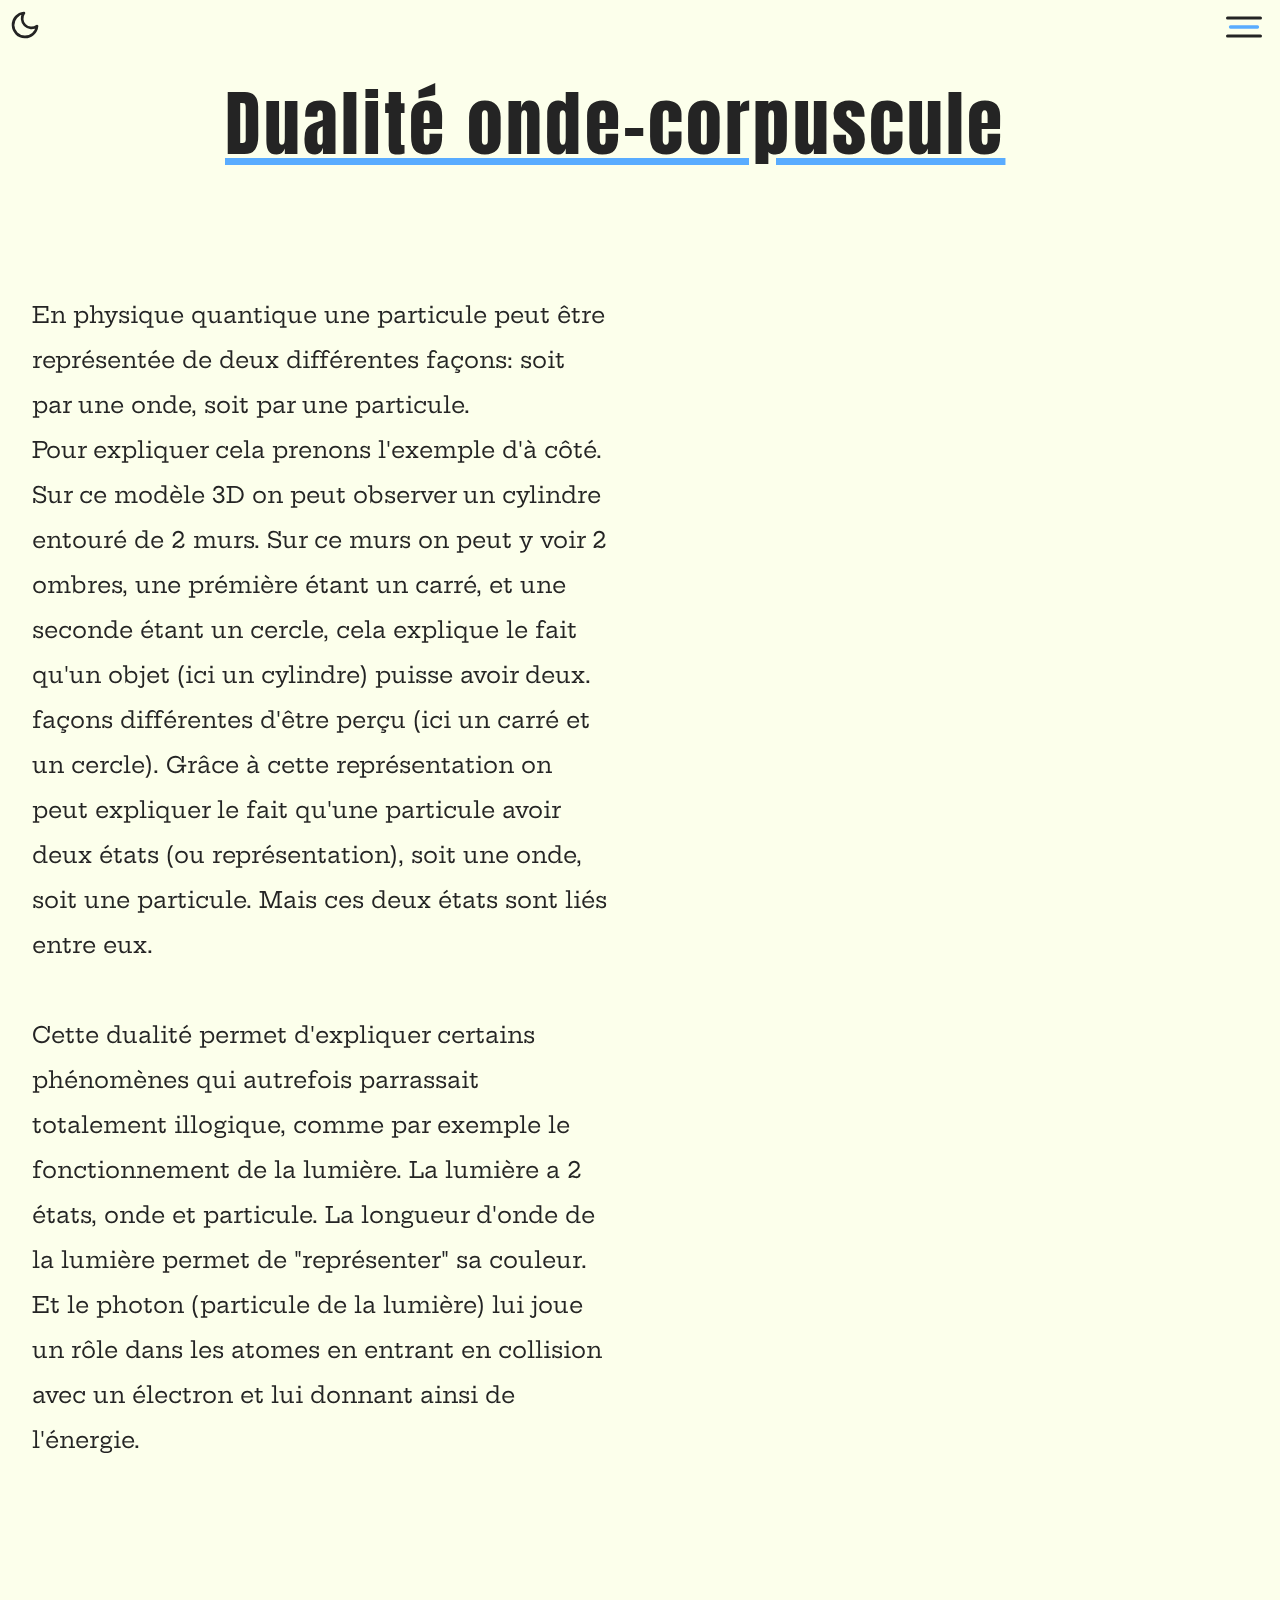
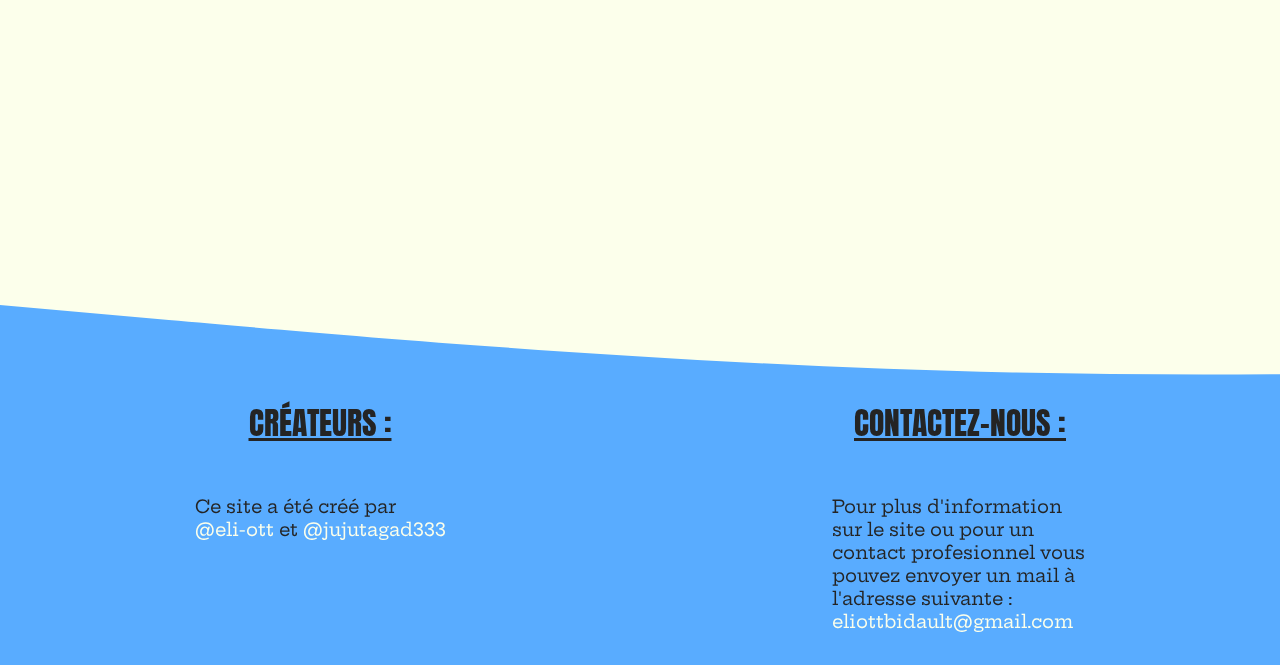
<file: ondeCorpuscule.html>
<!DOCTYPE html>
<html lang="fr">

<head>
    <meta charset="UTF-8">
    <meta name="viewport" content="width=device-width, initial-scale=1.0">
    <link rel="stylesheet" href="./style/main.css">
    <link rel="stylesheet" href="./style/ondeCorpuscule.css">
    <link rel="stylesheet" href="./style/nav.css">
    <link rel="stylesheet" href="./style/footer.css">
    <script src="https://code.jquery.com/jquery-3.1.1.js"></script>
    <title>Physique Quantique</title>
</head>

<body>
    <div id="progress"></div>
    <img src="pics/moon.svg" alt="moon icon" id="moon" class="themeIcon" onclick="darkMode()">

    <!-- humburger icon -->
    <svg id="burger" class="retract" xmlns:dc="http://purl.org/dc/elements/1.1/"
        xmlns:cc="http://creativecommons.org/ns#" xmlns:rdf="http://www.w3.org/1999/02/22-rdf-syntax-ns#"
        xmlns:svg="http://www.w3.org/2000/svg" xmlns="http://www.w3.org/2000/svg"
        xmlns:sodipodi="http://sodipodi.sourceforge.net/DTD/sodipodi-0.dtd"
        xmlns:inkscape="http://www.inkscape.org/namespaces/inkscape" inkscape:version="1.0 (4035a4fb49, 2020-05-01)"
        sodipodi:docname="menu.svg" version="1.1" stroke-linejoin="round" stroke-linecap="round" stroke-width="2"
        stroke="#4A6FA5" fill="none" viewBox="0 0 24 24" height="24" width="24">
        <metadata>
            <rdf:RDF>
                <cc:Workrdf:about="">
                    <dc:format>image/svg+xml</dc:format>
                    <dc:type rdf:resource="http://purl.org/dc/dcmitype/StillImage" />
                    </cc:Work>
            </rdf:RDF>
        </metadata>
        <defs />
        <sodipodi:namedview inkscape:current-layer="svg8" inkscape:window-maximized="1" inkscape:window-y="-8"
            inkscape:window-x="-8" inkscape:cy="21.213733" inkscape:cx="18.014686" inkscape:zoom="8.5147442"
            showgrid="false" inkscape:window-height="745" inkscape:window-width="1366" inkscape:pageshadow="2"
            inkscape:pageopacity="0" guidetolerance="10" gridtolerance="10" objecttolerance="10" borderopacity="1"
            bordercolor="#666666" pagecolor="#fcffeb" />
        <line id="topLine" style="stroke:#242424;stroke-opacity:1" y2="6" x2="23" y1="6" x1="1" />
        <line id="middleLine" style="stroke:#59acff;stroke-width:2.20299;stroke-opacity:1" y2="12" x2="21" y1="12"
            x1="3" />
        <line id="bottomLine" style="stroke:#242424;stroke-opacity:1" y2="18" x2="23" y1="18" x1="1" />
    </svg>
    <!-- menu -->
    <nav>
        <div id="menuBg"></div>
        <div id="menuLogo">
            <!-- menu atom design SVG -->
            <svg id="menuAtom" viewBox="0 0 363.305 373.45">
                <g
                id="layer1"
                inkscape:label="Layer 1"
                inkscape:groupmode="layer"
                transform="translate(-201.92 -249.7)"
                >
                    <g id="g3657">
                        <path
                            sodipodi:rx="42.1875"
                            sodipodi:ry="185.22322"
                            style="opacity:1;stroke:#242424;stroke-width:4;fill:none"
                            sodipodi:type="arc"
                            d="m407.41 436.42c0 102.3-18.888 185.22-42.188 185.22s-42.188-82.927-42.188-185.22c0-102.3 18.888-185.22 42.188-185.22s42.188 82.927 42.188 185.22z"
                            transform="translate(.0000094336)"
                            sodipodi:cy="436.42468"
                            sodipodi:cx="365.22321"
                        />
                        <path
                            sodipodi:rx="42.1875"
                            sodipodi:ry="185.22322"
                            style="opacity:1;stroke:#242424;stroke-width:4;fill:none"
                            sodipodi:type="arc"
                            d="m407.41 436.42c0 102.3-18.888 185.22-42.188 185.22s-42.188-82.927-42.188-185.22c0-102.3 18.888-185.22 42.188-185.22s42.188 82.927 42.188 185.22z"
                            transform="matrix(.5 .86603 -.86603 .5 560.57 -98.08)"
                            sodipodi:cy="436.42468"
                            sodipodi:cx="365.22321"
                        />
                        <path
                            sodipodi:rx="42.1875"
                            sodipodi:ry="185.22322"
                            style="opacity:1;stroke:#242424;stroke-width:4;fill:none"
                            sodipodi:type="arc"
                            d="m407.41 436.42c0 102.3-18.888 185.22-42.188 185.22s-42.188-82.927-42.188-185.22c0-102.3 18.888-185.22 42.188-185.22s42.188 82.927 42.188 185.22z"
                            transform="matrix(-.5 .86603 .86603 .5 169.88 -98.08)"
                            sodipodi:cy="436.42468"
                            sodipodi:cx="365.22321"
                        />
                        <path
                            sodipodi:rx="17.678572"
                            sodipodi:ry="17.678572"
                            style="opacity:1;stroke:#242424;stroke-linecap:round;stroke-width:4;fill:none"
                            sodipodi:type="arc"
                            d="m382.5 439.24c0 9.7636-7.915 17.679-17.679 17.679-9.7636 0-17.679-7.915-17.679-17.679 0-9.7636 7.915-17.679 17.679-17.679 9.7636 0 17.679 7.915 17.679 17.679z"
                            transform="translate(.40177 -2.8125)"
                            sodipodi:cy="439.23718"
                            sodipodi:cx="364.82144"
                        />
                    </g>
                </g>
            </svg>
        </div>
        <!-- menu links to other pages -->
        <div id="linksParent">
            <a href="./index.html">Accueil</a>
            <a href="./modelAtome.html">Modèle de l'atome</a>
            <a href="./greatFigures.html">Les grandes figures</a>
            <a href="./principeIncertitude.html">Principe d'incertitude</a>
            <a href="./fentesYoung.html">Fentes d'Young</a>
            <a href="./ondeCorpuscule.html">Dualité onde-corpuscule</a>
            <a href="./famousFormula.html">Formules célèbres</a>
        </div>
    </nav>

    <p id="title">
        Dualité onde-corpuscule
    </p>

    <section id="content">
        <canvas id="canvas"></canvas>
        <p id="mainContent">
            En physique quantique une particule peut être représentée de deux différentes façons:
            soit par une onde, soit par une particule. <br> Pour expliquer cela prenons l'exemple d'à côté.
            Sur ce modèle 3D on peut observer un cylindre entouré de 2 murs. Sur ce murs on peut y voir 2
            ombres, une prémière étant un carré, et une seconde étant un cercle, cela explique le fait qu'un objet (ici
            un cylindre) puisse avoir deux.
            façons différentes d'être perçu (ici un carré et un cercle). Grâce à cette représentation on peut expliquer
            le fait qu'une particule
            avoir deux états (ou représentation), soit une onde, soit une particule. Mais ces deux états sont liés entre
            eux.
            <br><br>
            Cette dualité permet d'expliquer certains phénomènes qui autrefois parrassait totalement illogique, comme
            par exemple le fonctionnement de la lumière. La lumière a 2 états, onde et particule. La longueur d'onde de 
            la lumière permet de "représenter" sa couleur. Et le photon (particule de la lumière) lui joue un rôle dans
            les atomes en entrant en collision avec un électron et lui donnant ainsi de l'énergie. 
        </p>
    </section>

    <script type="text/javascript" src="./script/darkMode.js"></script>
    <script type="text/javascript" src="./script/menu.js"></script>
    <script type="text/javascript" src="./script/atomAnim.js"></script>
    <script type="text/javascript" src="./script/scroll.js"></script>
    <script type="module" src="./script/ondeCorpuscule3D.js"></script>
</body>
<footer>
    <div id="content">
        <div>
            <p class="footerHeader">
                Créateurs :
            </p>
            <p class="footerText">
                Ce site a été créé par <br> <a href="https://github.com/eli-ott">@eli-ott</a> et <a
                    href="https://github.com/jujutagad333">@jujutagad333</a>
            </p>
        </div>
        <div>
            <p class="footerHeader">
                Contactez-nous :
            </p>
            <p class="footerText">
                Pour plus d'information sur le site ou pour un contact profesionnel
                vous pouvez envoyer un mail à l'adresse suivante : <br>
                <a href="mailto:eliottbidault@gmail.com">eliottbidault@gmail.com</a>
            </p>
        </div>
    </div>
</footer>

</html>
</file>
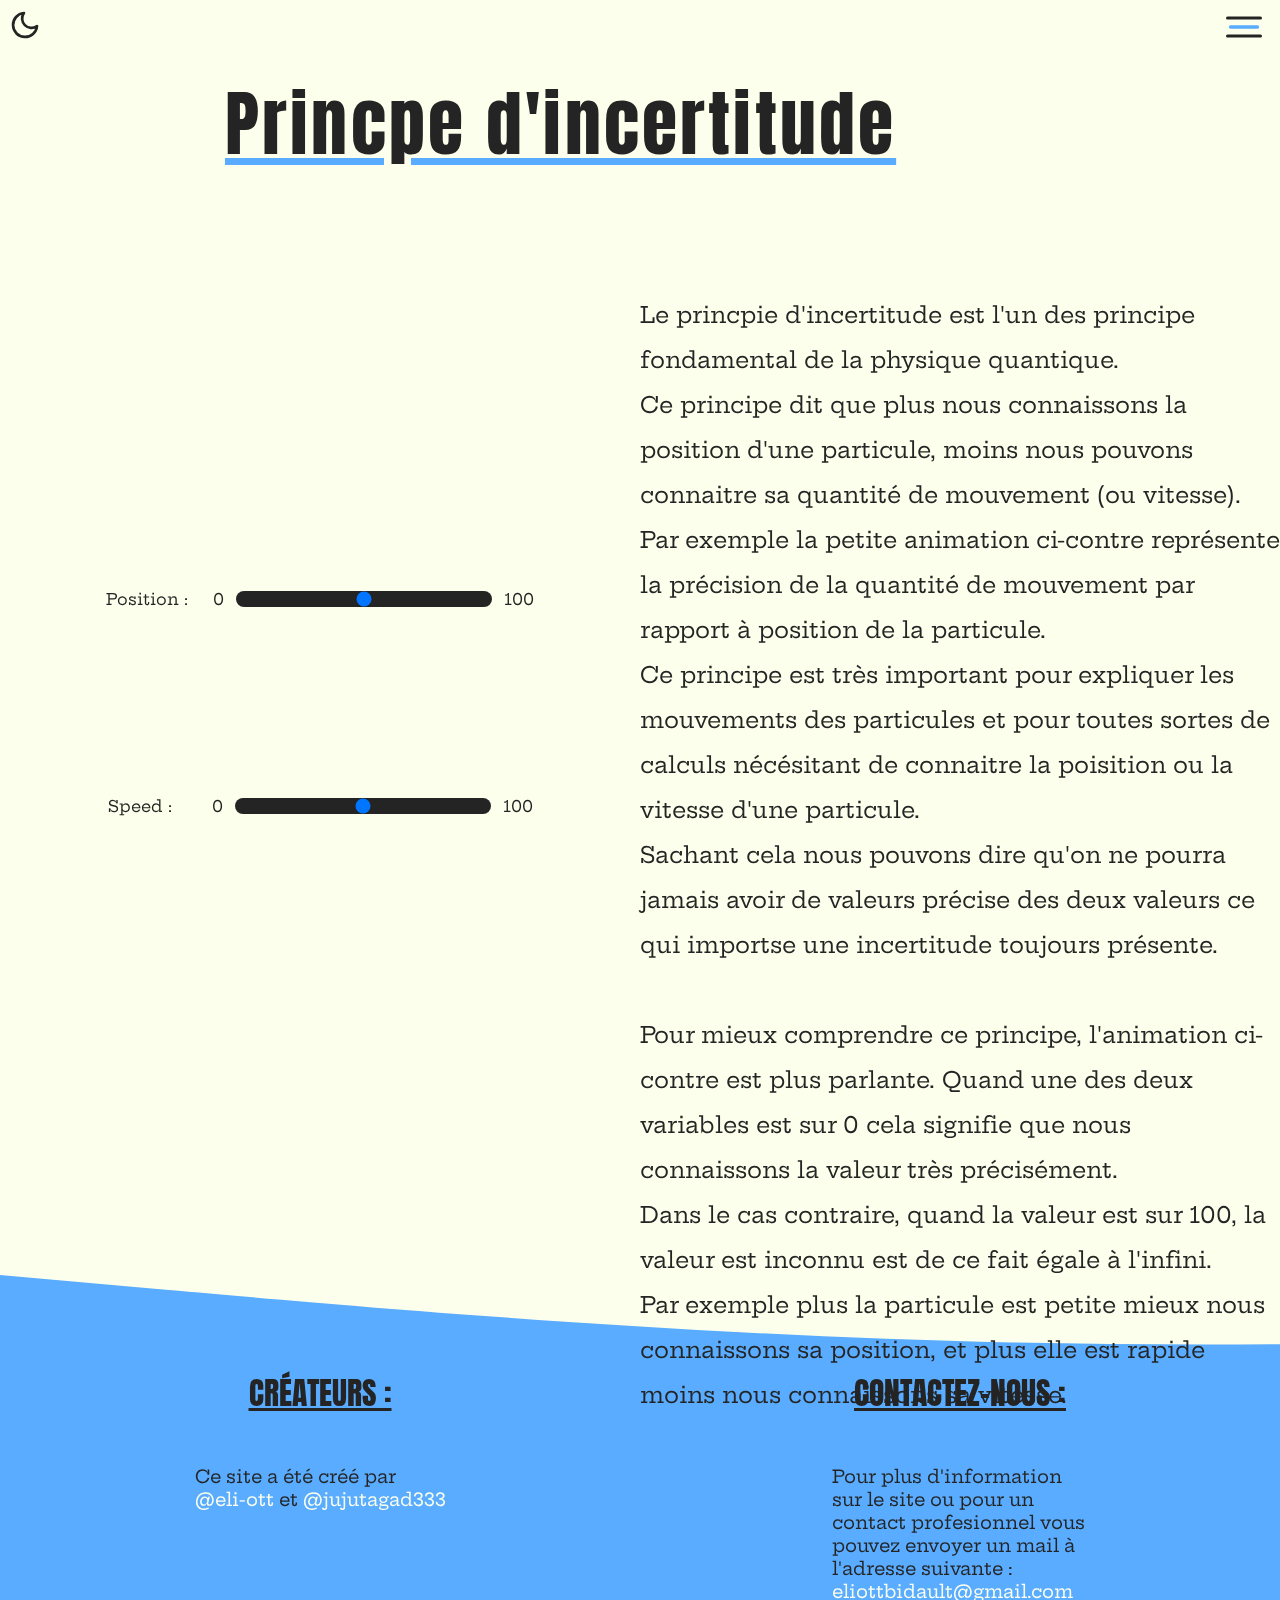
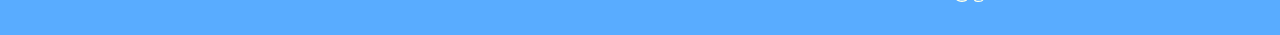
<file: principeIncertitude.html>
<!DOCTYPE html>
<html lang="fr">

<head>
    <meta charset="UTF-8">
    <meta name="viewport" content="width=device-width, initial-scale=1.0">
    <link rel="stylesheet" href="./style/main.css">
    <link rel="stylesheet" href="./style/principeIncertitude.css">
    <link rel="stylesheet" href="./style/nav.css">
    <link rel="stylesheet" href="./style/footer.css">
    <script src="https://code.jquery.com/jquery-3.1.1.js"></script>
    <title>Physique Quantique</title>
</head>

<body>
    <div id="progress"></div>
    <img src="pics/moon.svg" alt="moon icon" id="moon" class="themeIcon" onclick="darkMode()">

    <!-- humburger icon -->
    <svg id="burger" class="retract" xmlns:dc="http://purl.org/dc/elements/1.1/"
        xmlns:cc="http://creativecommons.org/ns#" xmlns:rdf="http://www.w3.org/1999/02/22-rdf-syntax-ns#"
        xmlns:svg="http://www.w3.org/2000/svg" xmlns="http://www.w3.org/2000/svg"
        xmlns:sodipodi="http://sodipodi.sourceforge.net/DTD/sodipodi-0.dtd"
        xmlns:inkscape="http://www.inkscape.org/namespaces/inkscape" inkscape:version="1.0 (4035a4fb49, 2020-05-01)"
        sodipodi:docname="menu.svg" version="1.1" stroke-linejoin="round" stroke-linecap="round" stroke-width="2"
        stroke="#4A6FA5" fill="none" viewBox="0 0 24 24" height="24" width="24">
        <metadata>
            <rdf:RDF>
                <cc:Workrdf:about="">
                    <dc:format>image/svg+xml</dc:format>
                    <dc:type rdf:resource="http://purl.org/dc/dcmitype/StillImage" />
                    </cc:Work>
            </rdf:RDF>
        </metadata>
        <defs />
        <sodipodi:namedview inkscape:current-layer="svg8" inkscape:window-maximized="1" inkscape:window-y="-8"
            inkscape:window-x="-8" inkscape:cy="21.213733" inkscape:cx="18.014686" inkscape:zoom="8.5147442"
            showgrid="false" inkscape:window-height="745" inkscape:window-width="1366" inkscape:pageshadow="2"
            inkscape:pageopacity="0" guidetolerance="10" gridtolerance="10" objecttolerance="10" borderopacity="1"
            bordercolor="#666666" pagecolor="#fcffeb" />
        <line id="topLine" style="stroke:#242424;stroke-opacity:1" y2="6" x2="23" y1="6" x1="1" />
        <line id="middleLine" style="stroke:#59acff;stroke-width:2.20299;stroke-opacity:1" y2="12" x2="21" y1="12"
            x1="3" />
        <line id="bottomLine" style="stroke:#242424;stroke-opacity:1" y2="18" x2="23" y1="18" x1="1" />
    </svg>
    <!-- menu -->
    <nav>
        <div id="menuBg"></div>
        <div id="menuLogo">
            <!-- menu atom design SVG -->
            <svg id="menuAtom" viewBox="0 0 363.305 373.45">
                <g
                id="layer1"
                inkscape:label="Layer 1"
                inkscape:groupmode="layer"
                transform="translate(-201.92 -249.7)"
                >
                    <g id="g3657">
                        <path
                            sodipodi:rx="42.1875"
                            sodipodi:ry="185.22322"
                            style="opacity:1;stroke:#242424;stroke-width:4;fill:none"
                            sodipodi:type="arc"
                            d="m407.41 436.42c0 102.3-18.888 185.22-42.188 185.22s-42.188-82.927-42.188-185.22c0-102.3 18.888-185.22 42.188-185.22s42.188 82.927 42.188 185.22z"
                            transform="translate(.0000094336)"
                            sodipodi:cy="436.42468"
                            sodipodi:cx="365.22321"
                        />
                        <path
                            sodipodi:rx="42.1875"
                            sodipodi:ry="185.22322"
                            style="opacity:1;stroke:#242424;stroke-width:4;fill:none"
                            sodipodi:type="arc"
                            d="m407.41 436.42c0 102.3-18.888 185.22-42.188 185.22s-42.188-82.927-42.188-185.22c0-102.3 18.888-185.22 42.188-185.22s42.188 82.927 42.188 185.22z"
                            transform="matrix(.5 .86603 -.86603 .5 560.57 -98.08)"
                            sodipodi:cy="436.42468"
                            sodipodi:cx="365.22321"
                        />
                        <path
                            sodipodi:rx="42.1875"
                            sodipodi:ry="185.22322"
                            style="opacity:1;stroke:#242424;stroke-width:4;fill:none"
                            sodipodi:type="arc"
                            d="m407.41 436.42c0 102.3-18.888 185.22-42.188 185.22s-42.188-82.927-42.188-185.22c0-102.3 18.888-185.22 42.188-185.22s42.188 82.927 42.188 185.22z"
                            transform="matrix(-.5 .86603 .86603 .5 169.88 -98.08)"
                            sodipodi:cy="436.42468"
                            sodipodi:cx="365.22321"
                        />
                        <path
                            sodipodi:rx="17.678572"
                            sodipodi:ry="17.678572"
                            style="opacity:1;stroke:#242424;stroke-linecap:round;stroke-width:4;fill:none"
                            sodipodi:type="arc"
                            d="m382.5 439.24c0 9.7636-7.915 17.679-17.679 17.679-9.7636 0-17.679-7.915-17.679-17.679 0-9.7636 7.915-17.679 17.679-17.679 9.7636 0 17.679 7.915 17.679 17.679z"
                            transform="translate(.40177 -2.8125)"
                            sodipodi:cy="439.23718"
                            sodipodi:cx="364.82144"
                        />
                    </g>
                </g>
            </svg>
        </div>
        <!-- menu links to other pages -->
        <div id="linksParent">
            <a href="./index.html">Accueil</a>
            <a href="./modelAtome.html">Modèle de l'atome</a>
            <a href="./greatFigures.html">Les grandes figures</a>
            <a href="./principeIncertitude.html">Principe d'incertitude</a>
            <a href="./fentesYoung.html">Fentes d'Young</a>
            <a href="./ondeCorpuscule.html">Dualité onde-corpuscule</a>
            <a href="./famousFormula.html">Formules célèbres</a>
        </div>
    </nav>
    <p id="title">
        Princpe d'incertitude
    </p>
    <section id="content">
        <p id="mainContent">
            Le princpie d'incertitude est l'un des principe fondamental de la physique quantique. 
            <br/> Ce principe dit que plus nous connaissons la position d'une particule, moins nous pouvons connaitre sa quantité de mouvement (ou vitesse).
            <br/> Par exemple la petite animation ci-contre représente la précision de la quantité de mouvement par rapport à position de la particule.
            <br/> Ce principe est très important pour expliquer les mouvements des particules et pour toutes sortes de calculs nécésitant de connaitre la poisition ou la vitesse d'une particule.
            <br/> Sachant cela nous pouvons dire qu'on ne pourra jamais avoir de valeurs précise des deux valeurs ce qui importse une incertitude toujours présente.
            <br/> <br/> Pour mieux comprendre ce principe, l'animation ci-contre est plus parlante. Quand une des deux variables est sur 0 cela signifie que nous connaissons la valeur très précisément. 
            <br/> Dans le cas contraire, quand la valeur est sur 100, la valeur est inconnu est de ce fait égale à l'infini.
            <br/> Par exemple plus la particule est petite mieux nous connaissons sa position, et plus elle est rapide moins nous connaissons sa vitesse.
        </p>
        <div id="animation">
            <div>
                <p>Position : &nbsp;&nbsp;&nbsp;&nbsp;</p>
                <p>0 &nbsp;</p>
                <input type="range" id="position" min="0" max="100" step="1" value="50">
                <p>&nbsp; 100</p>
            </div>
            <div>
                <p>Speed : &nbsp;&nbsp;&nbsp;&nbsp;&nbsp;&nbsp;&nbsp;</p>
                <p>0 &nbsp;</p>
                <input type="range" id="speed" min="0" max="100" step="1" value="50">
                <p>&nbsp; 100</p>
            </div>
            <canvas id="atomAnimation"></canvas>
        </div>
    </section>
    <script type="text/javascript" src="./script/darkMode.js"></script>
    <script type="text/javascript" src="./script/menu.js"></script>
    <script type="module" src="./script/principeIncertitude.js"></script>
    <script type="text/javascript" src="./script/scroll.js"></script>
</body>
<footer>
    <div id="content">
        <div>
            <p class="footerHeader">
                Créateurs :
            </p>
            <p class="footerText">
                Ce site a été créé par <br> <a href="https://github.com/eli-ott">@eli-ott</a> et <a
                    href="https://github.com/jujutagad333">@jujutagad333</a>
            </p>
        </div>
        <div>
            <p class="footerHeader">
                Contactez-nous :
            </p>
            <p class="footerText">
                Pour plus d'information sur le site ou pour un contact profesionnel
                vous pouvez envoyer un mail à l'adresse suivante : <br>
                <a href="mailto:eliottbidault@gmail.com">eliottbidault@gmail.com</a>
            </p>
        </div>
    </div>
</footer>

</html>
</file>
<file: style/main.css>
:root {
    --backgroundColor: #fcffeb;
    --color: #242424;
    --orange: #ffab4b;
    --lightBlue: #59acff;
    --darkBlue: #4d7ea8;

    transition: 0.5s;
    -webkit-transition: 0.5s;
    -moz-transition: 0.5s;
    -ms-transition: 0.5s;
    -o-transition: 0.5s;
}
::-webkit-scrollbar {
    display: none;
}
@font-face {
    font-family: header;
    src: url(../font/Anton-Regular.ttf);
}
@font-face {
    font-family: contentFont;
    src: url(../font/HeptaSlab-VariableFont_wght.ttf);
    font-weight: 450;
}
html {
    font-family: contentFont, "Courier New", Courier, monospace;
    overflow-x: hidden;
    overflow-y: scroll;

    padding: 0;
    margin: 0;

    background-color: var(--backgroundColor);
    color: var(--color);
}
body {
    margin: 0;
    padding: 0;
}
img.themeIcon {
    position: fixed;
    cursor: pointer;

    top: 0;
    left: 0;
    z-index: 9999;
    width: 3.5vh;
    margin: 1vh;
    transition: 0.3s;
    -webkit-transition: 0.3s;
    -moz-transition: 0.3s;
    -ms-transition: 0.3s;
    -o-transition: 0.3s;
    border-radius: 100vh;
    -webkit-border-radius: 100vh;
    -moz-border-radius: 100vh;
    -ms-border-radius: 100vh;
    -o-border-radius: 100vh;
    backface-visibility: hidden;
    -webkit-backface-visibility: hidden;

    background-color: var(--backgroundColor);
}
img.themeIcon:hover {
    transform: rotate(360deg);
    -webkit-transform: rotate(360deg);
    -moz-transform: rotate(360deg);
    -ms-transform: rotate(360deg);
    -o-transform: rotate(360deg);
}
div#progress {
    position: fixed;
    cursor: default;

    z-index: 9980;
    top: 0;
    left: 0;
    width: 0%;
    height: 5px;

    background: var(--lightBlue);
}
svg#burger {
    position: fixed;
    cursor: pointer;

    z-index: 9999;
    height: 4vh;
    width: 4vh;
    right: 1vh;
    top: 0;
    margin: 1vh;
    transition: 0.5s;
    -webkit-transition: 0.5s;
    -moz-transition: 0.5s;
    -ms-transition: 0.5s;
    -o-transition: 0.5s;
    backface-visibility: hidden;
    -webkit-backface-visibility: hidden;

    background: var(--backgroundColor);
}
p#mainContent {
    background: none;

    line-height: 5vh;
    font-size: 2.5vh;
}
::selection {
    background: var(--lightBlue);
    color: var(--backgroundColor);
}
</file>
<file: style/landingPage.css>
section#intro {
    height: 100%;
    width: 100%;
}
p#topLeftHeader {
    position: absolute;

    font-size: 12.5vh;
    top: 20vh;
    right: 25vw;
}
p#bottomRightHeader {
    position: absolute;
    font-style: italic;
    text-decoration: underline var(--lightBlue);

    font-size: 12.5vh;
    top: 35vh;
    right: 10vw;
}
svg#atom {
    position: fixed;

    z-index: -1;
    top: 20vh;
    left: 10vw;
}
section#content {
    position: absolute;

    width: 50%;
    top: 90vh;
    right: 0;
}
img#arrowInstruction {
    position: absolute;
    background: none;

    bottom: 3vh;
    margin: 2vh;
    opacity: 1;
    transition: 0.5s;
    -webkit-transition: 0.5s;
    -moz-transition: 0.5s;
    -ms-transition: 0.5s;
    -o-transition: 0.5s;
    
    transform: scaleY(1.1);
    -webkit-transform: scaleY(1.1);
    -moz-transform: scaleY(1.1);
    -ms-transform: scaleY(1.1);
    -o-transform: scaleY(1.1);

    animation: bounceArrow 2s ease infinite;
    -webkit-animation: bounceArrow 2s ease infinite;
}
@keyframes bounceArrow {
    0% {
        bottom: 3vh;
    }
    50% {
        bottom: 0;
    }
    90% {
        bottom: 3vh;
    }
    100% {
        bottom: 3vh;
    }
}

@media only screen and (max-width: 500px) {
    p#topLeftHeader {
        font-size: 15vw;
        top: 0vh;
        left: 2.5vw;
    }
    p#bottomRightHeader {
        font-size: 14vw;
        top: 60vh;
        right: 2.5vw;
    }   
    svg#atom {
        position: absolute;

        left: 10vw;
        top: 10vh;

        transform: scale(0.65) translateX(-150px);
        -webkit-transform: scale(0.65) translateX(-150px);
        -moz-transform: scale(0.65) translateX(-150px);
        -ms-transform: scale(0.65) translateX(-150px);
        -o-transform: scale(0.65) translateX(-150px);
    }
    img#arrowInstruction {
        display: none;
    }
    section#content {
        width: 95vw;
        left: 2.5vw;
        right: 2.5vw;
    }
}
@media only screen and (min-width: 501px) and (max-width: 850px) {
    p#topLeftHeader {
        font-size: 10vh;
        top: 0vh;
        left: 2.5vw;
    }
    p#bottomRightHeader {
        font-size: 9vh;
        top: 65vh;
        right: 2.5vw;
    }   
    svg#atom {
        position: absolute;

        left: 15vw;
        right: 15vw;
        top: 10vh;

        transform: scale(0.75);
        -webkit-transform: scale(0.75);
        -moz-transform: scale(0.75);
        -ms-transform: scale(0.75);
        -o-transform: scale(0.75);
    }
    img#arrowInstruction {
        display: none;
    }
    section#content {
        width: 95vw;
        left: 2.5vw;
        right: 2.5vw;
    }
}
@media only screen and (min-width: 851px) and (max-width: 1699px) {
    p#topLeftHeader {
        font-size: 10vh;
        right: 20vw;
        top: 5vh
    }
    p#bottomRightHeader {
        font-size: 8vh;
        top: 25vh;
        right: 5vw;
    }
    svg#atom {
        top: 0;
        left: 1vw;

        transform: scale(0.75);
        -webkit-transform: scale(0.75);
        -moz-transform: scale(0.75);
        -ms-transform: scale(0.75);
        -o-transform: scale(0.75);
    }
    section#content {
        width: 50vw;
        margin: 2.5vw;
        top: 40vh;
    }
    section ~ #content > p#mainContent {
        font-size: 2.5vh;
    }
    img#arrowInstruction {
        display: none;
    }
}
@media screen and (min-width: 1700px) {
    svg#atom {
        transform: scale(1.25);
        -webkit-transform: scale(1.25);
        -moz-transform: scale(1.25);
        -ms-transform: scale(1.25);
        -o-transform: scale(1.25);
    }
}
</file>
<file: style/nav.css>
div#menuBg {
    position: absolute;

    z-index: -1;
    right: 0;
    top: 0;
    width: 0;
    height: 0;
    transition: 0.75s ease;
    -webkit-transition: 0.75s ease;
    -moz-transition: 0.75s ease;
    -ms-transition: 0.75s ease;
    -o-transition: 0.75s ease;
    border-radius: 10vh 0 10vh 50vh;
    -webkit-border-radius: 10vh 0 10vh 50vh;
    -moz-border-radius: 10vh 0 10vh 50vh;
    -ms-border-radius: 10vh 0 10vh 50vh;
    -o-border-radius: 10vh 0 10vh 50vh;

    background: var(--lightBlue);
}
nav {
    position: fixed;
    display: flex;
    flex-flow: row wrap;
    justify-content: space-around;
    align-items: center;

    top: 0;
    left: 0;
    opacity: 0;
    z-index: -1;
    width: 100vw;
    height: 100vh;
    transition: 1s;
    -webkit-transition: 1s;
    -moz-transition: 1s;
    -ms-transition: 1s;
    -o-transition: 1s;
}
nav > div#menuLogo {
    display: flex;
    flex-flow: column wrap;
    justify-content: center;
    align-items: center;

    height: 100vh;
    width: 49vw;
}
nav > div#menuLogo > svg { 
    width: 20vh; 
}
nav > div#menuLogo > svg path { 
    stroke-dashoffset: 0;
    stroke-dasharray: 1000;
}
nav > div#menuLogo > svg path.animateAtom {
    animation: atomAnimation 4s linear 0s infinite alternate;
}
@keyframes atomAnimation {
    0%{
        stroke-dashoffset: 0;
    }
    49%{
        stroke-dashoffset: 1000;
        stroke: #242424;
    }
    50%{
        stroke-dashoffset: 1000;
        stroke: #fcffeb;
    }
    100%{
        stroke-dashoffset: 0;
        stroke: #fcffeb;
    }
}
nav > div#linksParent {
    display: flex;
    flex-flow: column wrap;
    justify-content: space-evenly;
    align-items: left;

    height: 100vh;
    width: 50vw;
}
nav > div#linksParent > a {
    text-decoration: none;
    background: none;
    
    width: 20vw;
    height: 2vh;
    padding-bottom: .5vh;
    margin-left: 5vw;
    font-size: 1.8vh;
    transition: .3s;
    -webkit-transition: .3s;
    -moz-transition: .3s;
    -ms-transition: .3s;
    -o-transition: .3s;

    color: #242424;
    border-bottom: solid 2px #242424;
}
nav > div#linksParent > a:hover {
    color: #fcffeb;
}
nav > div#linksParent > a::before {
    content: '\A0';
    position: absolute;
    transform-origin: left;
    
    height: 2px;
    width: 20vw;
    margin-top: 2.5vh;
    transition: .3s;
    -webkit-transition: .3s;
    -moz-transition: .3s;
    -ms-transition: .3s;
    -o-transition: .3s;

    transform: scaleX(0);
    -webkit-transform: scaleX(0);
    -moz-transform: scaleX(0);
    -ms-transform: scaleX(0);
    -o-transform: scaleX(0);
    background: #fcffeb;
}
nav > div#linksParent > a:hover::before {
    transform: scaleX(1);
    -webkit-transform: scaleX(1);
    -moz-transform: scaleX(1);
    -ms-transform: scaleX(1);
    -o-transform: scaleX(1);
}
nav > div#linksParent > a#currentPage {
    color: #fcffeb;
}
nav > div#linksParent > a#currentPage::before {
    transform: scaleX(1);
    -webkit-transform: scaleX(1);
    -moz-transform: scaleX(1);
    -ms-transform: scaleX(1);
    -o-transform: scaleX(1);
}

@media screen and (max-width: 769px) {
    nav > div#menuLogo {
        display: none;
    }
    nav > div#linksParent {
        width: 100vw;
    }
    nav > div#linksParent > a {
        font-size: 2.5vh;
        padding-bottom: 1vh;
        width: 90vw;
    }
    nav > div#linksParent > a::before {
        width: 90vw;
        margin-top: 3vh;
    }
}
@media screen and (min-width: 770px) and (max-width: 1224px) {
    nav > div#linksParent > a {
        width: 30vw;
        font-size: 2.15vh;
    }
    nav > div#linksParent > a::before {
        width: 30vw;
    }
}
</file>
<file: style/footer.css>
footer {
    position: absolute;
    background: url(../pics/footerWave.svg) no-repeat;
    background-size: cover;

    z-index: -1;
    width: 100vw;
    height: 50vh;
    margin: 0;
    margin-top: 5vh;
}
footer > div#content {
    display: flex;
    flex-flow: row wrap;
    justify-content: space-around;
    align-items: flex-start;

    margin-top: 17vh;
    width: 100vw;
}
footer > div#content > div{
    display: flex;
    flex-flow: column wrap;
    justify-content: space-between;
    align-items: center;

    width: 20vw;
}
footer > div#content > div a {
    text-decoration: none;
    color: var(--backgroundColor);
}
footer > div#content > div a:hover {
    text-decoration: underline;
}
footer > div#content p.footerHeader {
    font-family: header;
    text-transform: uppercase;
    text-decoration: underline;

    font-size: 3.5vh;

    color: var(--color);
}
footer > div#content p.footerText {
    font-family: contentFont;
    cursor: default;

    font-size: 2vh;

    color: var(--color);
}
footer > div#content div#allFlags {
    display: flex;
    flex-flow: row wrap;
    justify-content: start;
    align-items: center;
}
footer > div#content div#allFlags > img {
    cursor: pointer;

    width: 4vh;
    margin: 1vh 1vh;
}

@media screen and (max-width: 769px) {
    footer {
        height: 100vh;
    }

    footer > div#content {
        flex-flow: column wrap;
        align-items: center;

        margin-top: 24.5vh;
    }
    footer > div#content > div {
        width: 95vw;
        margin: 0 2.5vw;
    }
}
</file>
<file: style/famousFormula.css>
p#title {
    position: absolute;
    font-family: header;
    cursor: default;
    text-decoration: underline var(--lightBlue);

    letter-spacing: 0.35vh;
    font-size: 8vh;
    top: 0;
    left: 25vh;
}
div.left {
    display: flex;
    flex-flow: row wrap;
    justify-content: space-around;
    align-items: center;

    margin-top: 15vh;
}
div.left:nth-of-type(1) {
    margin-top: 35vh;
}
div.right {
    display: flex;
    flex-flow: row-reverse wrap;
    justify-content: space-around;
    align-items: center;

    margin-top: 15vh;
}
p.descriptions {
    cursor: default;
    
    width: 50vw;
    font-size: 2vh;
}
img#planckFormula {
    width: 40vh;
}
img#schrodingerFormula {
    width: 60vh;
}
img#incertitudeEquation {
    width: 20vh;
}
img#superpositionEquation {
    width: 70vh;
}
hr{
    border: none;

    width: 75vh;
    margin-bottom: 15vh;
    margin-top: 15vh;
    height: 1px;

    background: var(--color);
}
hr::after{
    position: absolute;

    margin-top: -17.5px;
    margin-left: 36vh;
    width: 35px;
    transition: .5s;
    -webkit-transition: .5s;
    -moz-transition: .5s;
    -ms-transition: .5s;
    -o-transition: .5s;

    background: var(--backgroundColor);
    content: url(../pics/atomHr.svg);
}
@media only screen and (max-width: 500px) {
    p#title {
        left: 2vh;
    }
    section#content {
        margin-top: 85%;
    }
    div.left {
        flex-flow: column wrap;
        width: 100vw;
    }
    div.right {
        flex-flow: column wrap;
        width: 100vw;
    }
    p.descriptions {
        width: 95vw;
        margin: 5vh 2.5vw;
        font-size: 2.25vh;
    }
    img#schrodingerFormula {
        width: 50vh;
    }
    img#superpositionEquation {
        width: 50vh;
    }
    hr {
        width: 100vw;
    }
    hr::after {
        margin-left: 46.5vw;
    }
}
</file>
<file: style/fentesYoung.css>
p#title {
  position: absolute;
  font-family: header;
  cursor: default;

  letter-spacing: 0.35vh;
  font-size: 8vh;
  top: 0;
  right: 25vh;

  text-decoration: underline var(--lightBlue);
}
svg#fentes {
  margin: 17vh 0 25vh 10vh;
  margin-right: 0;
  margin-bottom: 25vh;
}
circle.electrons {
  display: none;
}
circle.shootingElectrons {
  display: none;
}
section#buttons {
  position: absolute;
  display: flex;
  flex-direction: column;
  flex-wrap: wrap;
  justify-content: space-evenly;

  z-index: 500;
  height: 100%;
  width: 35%;
  top: 0;
  right: 0;
}
a.animButtons {
  background: none;
  font-family: content, "Courier New", Courier, monospace;
  text-align: center;
  cursor: pointer;
  pointer-events: visible;

  font-size: 2vh;
  font-weight: 550;
  width: 17vw;
  height: 2vh;
  padding: 2vh;
  margin: -30vh 0 -30vh 10vh;
  border-radius: 5px;
  -webkit-border-radius: 5px;
  -moz-border-radius: 5px;
  -ms-border-radius: 5px;
  -o-border-radius: 5px;
  transition: 0.5s;
  -webkit-transition: 0.5s;
  -moz-transition: 0.5s;
  -ms-transition: 0.5s;
  -o-transition: 0.5s;

  border: solid var(--color) 2px;
}
img#arrowInstruction {
  position: absolute;
  background: none;

  bottom: 3vh;
  left: 0;
  margin: 2vh;
  opacity: 1;
  transition: 0.5s;
  -webkit-transition: 0.5s;
  -moz-transition: 0.5s;
  -ms-transition: 0.5s;
  -o-transition: 0.5s;
  transform: scaleY(1.1);
  -webkit-transform: scaleY(1.1);
  -moz-transform: scaleY(1.1);
  -ms-transform: scaleY(1.1);
  -o-transform: scaleY(1.1);

  animation: bounceArrow 2s ease infinite;
  -webkit-animation: bounceArrow 2s ease infinite;
}
@keyframes bounceArrow {
  0% {
    bottom: 3vh;
  }
  50% {
    bottom: 0;
  }
  90% {
    bottom: 3vh;
  }
  100% {
    bottom: 3vh;
  }
}
section#warning {
  position: absolute;

  right: 0;
  bottom: 15%;
  border-radius: 5px 0 0 5px;
  -webkit-border-radius: 5px 0 0 5px;
  -moz-border-radius: 5px 0 0 5px;
  -ms-border-radius: 5px 0 0 5px;
  -o-border-radius: 5px 0 0 5px;

  border: solid var(--color) 1px;
}
section#warning p {
  padding-left: 2vh;
  padding-right: 2vh;
  font-size: 1.5vh;
}
section#content {
  display: flex;
  flex-flow: row nowrap;
  justify-content: space-evenly;

  z-index: -1;
  height: 50%;
  width: 100%;
}
p#mainContent {
  width: 100%;
  margin-left: 5vh;
}
section#content img[src="pics/waveYoung.svg"] {
  width: 25%;
  margin: 0 15vh;
}
@media screen and (max-width: 500px) {
  section#content {
    flex-flow: column nowrap;
    position: relative;

    width: 95%;
    height: 100%;
    margin: 65% 2.5% 0 2.5%;
  }
  section#content > p#mainContent {
    position: relative;
    width: 100%;
    margin: 0;
  }
  section#content img[src="pics/waveYoung.svg"] {
    width: 75%;
    margin: 0 12.5%;
  }
  p#title {
    left: 3vh;
  }
  svg#fentes,
  a.animButtons,
  #warning,
  img#arrowInstruction {
    display: none;
  }
}
@media screen and (min-width: 501px) and (max-width: 1324px) {
  section#content {
    flex-flow: column nowrap;
    position: relative;

    width: 95%;
    height: 100%;
    margin: 25% 2.5% 0 2.5%;
  }
  section#content > p#mainContent {
    position: relative;
    width: 75%;
    margin: 0 12.5%;
  }
  section#content img[src="pics/waveYoung.svg"] {
    width: 75%;
    margin: 0 12.5%;
  }
  p#title {
    left: 3vh;
  }
  svg#fentes,
  a.animButtons,
  #warning,
  img#arrowInstruction {
    display: none;
  }
}
</file>
<file: style/greatFigures.css>
p#title {
    position: absolute;
    font-family: header;
    cursor: default;
    text-decoration: underline var(--lightBlue);

    letter-spacing: 0.35vh;
    font-size: 8vh;
    top: 0;
    left: 25vh;
}

section#content {
    display: flex;
    flex-flow: row wrap;
    justify-content: space-evenly;
    align-items: center;

    width: 100%;
    margin-top: 7.5%;
}
section#content > div.photos {
    cursor: default;
    display: flex;
    flex-flow: column wrap;
    justify-content: space-between;
    align-items: center;

    height: 350px;
    margin: 10% 10% 0 10%;
}
div.photosContentBackground {
    position: absolute;

    height: 450px;
    width: 325px;
    margin-top: -15px;
    transition: 0.3s;
    -webkit-transition: 0.3s;
    -moz-transition: 0.3s;
    -ms-transition: 0.3s;
    -o-transition: 0.3s;

    transform: scaleY(0);
    -webkit-transform: scaleY(0);
    -moz-transform: scaleY(0);
    -ms-transform: scaleY(0);
    -o-transform: scaleY(0);
    background: var(--color);
}
div.photosContentBackground > h3{
    text-align: center;
    text-decoration: underline;
    font-style: italic;

    font-weight: 200;
    font-size: 3.5vh;
    
    color: var(--backgroundColor);
}
div.photosContentBackground > p {
    text-align: left;

    margin: 1vh;
    font-size: 2vh;
    line-height: 24px;
    font-size: inherit;

    color: var(--backgroundColor);
}
div.photosContentBackground a {
    color: var(--backgroundColor);
}
div.photosContentBackground.deploy {
    transform: scaleY(1);
    -webkit-transform: scaleY(1);
    -moz-transform: scaleY(1);
    -ms-transform: scaleY(1);
    -o-transform: scaleY(1);
}

div.photos > p {
    text-align: center;
    font-style: italic;
    text-decoration: underline var(--color);

    font-size: inherit;
}

div#popup {
    position: fixed;

    font-size: 15px;
    bottom: 1vh;
    right: -40%;
    padding: 0 1vh;
    border-radius: 15px;
    -webkit-border-radius: 15px;
    -moz-border-radius: 15px;
    -ms-border-radius: 15px;
    -o-border-radius: 15px;

    background: var(--lightBlue);
    animation: popupAppear 0.5s 0.5s ease-out forwards, popupHide 0.5s 5s ease-in forwards;
    -webkit-animation: popupAppear 0.5s 0.5s ease-out forwards, popupHide 0.5s 5s ease-in forwards;
}
div#popup > p.popupContent {
    margin: .5vh 0;
}

@keyframes popupAppear {
    from {
        right: -40%;
    }
    to {
        right: 1vh;
    }
}
@keyframes popupHide {
    from {
        right: 1vh;
    }
    to {
        right: -40%;
    }
}

@media only screen and (max-width: 750px) {
    p#title {
        left: 5vw;
    }
    section#content {
        margin-top: 65%;
    }
    section#content > div.photos {
        margin: 45% 10% 0 10%;
    }
    div.photos:last-child > img {
        transform: scale(1.20);
        -webkit-transform: scale(1.20);
        -moz-transform: scale(1.20);
        -ms-transform: scale(1.20);
        -o-transform: scale(1.20);
    }
    div#popup {
        width: 98vw;
        font-size: 12px;
        right: -100%;
        padding: 0 1vw;
    }

    @keyframes popupAppear {
        from {
            right: -100%;
        }
        to {
            right: 0;
        }
    }
    @keyframes popupHide {
        from {
            right: 0;
        }
        to {
            right: -100%;
        }
    }
}
</file>
<file: style/modelAtome.css>
p#title {
    position: absolute;
    font-family: header;
    cursor: default;
    text-decoration: underline var(--lightBlue);

    letter-spacing: 0.35vh;
    font-size: 8vh;
    top: 0;
    left: 25vh;
}
section#content {
    display: flex;
    flex-direction: column;
    justify-content: space-between;
    flex-wrap: wrap;

    width: 100%;
    margin: 0;
    margin-top: 15%;
}
div.left {
    display: flex;
    flex-direction: row;
    justify-content: space-around;
    flex-wrap: wrap;
}
div.right {
    display: flex;
    flex-direction: row-reverse;
    justify-content: space-around;
    flex-wrap: wrap;
}
p.content {
    font-size: 1.85vh;
    line-height: 4vh;
    width: 45%;
    margin: 5vh;
}
canvas {
    cursor: grab;
    cursor: -moz-grab;
    cursor: -webkit-grab;

    width: 500px;
    height: 250px;

    background: var(--backgroundColor);
}
canvas:active {
    cursor: grabbing;
    cursor: -moz-grabbing;
    cursor: -webkit-grabbing;
}
hr {
    border: none;

    width: 75vh;
    margin-bottom: 15vh;
    margin-top: 15vh;
    height: 1px;

    background: var(--color);
}
hr::after {
    position: absolute;

    margin-top: -17.5px;
    margin-left: 36vh;
    width: 35px;
    transition: 0.5s;
    -webkit-transition: 0.5s;
    -moz-transition: 0.5s;
    -ms-transition: 0.5s;
    -o-transition: 0.5s;

    background: var(--backgroundColor);
    content: url(../pics/atomHr.svg);
}
@media only screen and (max-width: 500px) {
    p#title {
        left: 1.5vh;
    }
    section#content {
        flex-flow: column wrap;

        margin-top: 75%;
        margin-left: 0;
    } 
    div.right {
        flex-flow: column wrap;

        width: 100%;
    }
    div.left {
        flex-flow: column wrap;
        
        width: 100%;
    }
    p.content {
        font-size: 2.25vh;
        width: 95vw;
        margin: 2vh 2.5vw;
    }
    canvas {
        margin-left: -20vw;
        
        transform: scale(0.75);
        -webkit-transform: scale(0.75);
        -moz-transform: scale(0.75);
        -ms-transform: scale(0.75);
        -o-transform: scale(0.75);
    }
    hr {
        width: 100vw;
        margin-left: 0;
    }
    hr::after {
        margin-left: 46.5vw;
    }
}
@media screen and (min-width: 470px) and (max-width: 769px) {
    p#title {
        left: 3vh;
    }
    section#content {
        margin-top: 30%;
    } 
    p.content {
        font-size: 2.25vh;
        width: 95vw;
        margin: 2vh 2.5vw;
    }
    hr {
        width: 100vw;
        margin-left: 0;
    }
}
</file>
<file: style/ondeCorpuscule.css>
body{
    min-height: 100vh;
    height: 100vh;
    display: flex;
}
p#title {
    position: absolute;
    font-family: header;
    cursor: default;
    text-decoration: underline var(--lightBlue);

    letter-spacing: 0.35vh;
    font-size: 8vh;
    top: 0;
    left: 25vh;
}
section#content {
    display: flex;
    flex-flow: row-reverse wrap;
    justify-content: space-around;
    align-items: center;
    position: absolute;

    top: 30%;
}
section#content > canvas {
    cursor: grab;
    background: none;

    width: 45%;
}
section#content > canvas:active {
    cursor: grabbing;
}
section#content > p#mainContent {
    background: none;

    width: 45%;
}

@media screen and (max-width: 500px) {
    section#content {
      flex-flow: column;
  
      width: 95%;
      top: 35%;
      margin: 0 2.5%;
    }
    section#content > p#mainContent {
      position: relative;
      width: 100%;
    }
    p#title {
      left: 3vh;
    }
    hr {
      width: 100vw;
      margin-left: 0;
    }
    section#content > canvas {
      display: none;
    }
  }
  @media screen and (min-width: 501px) and (max-width: 769px) {
    section#content {
      flex-flow: column;
  
      width: 95%;
      top: 45%;
      margin: 0 2.5%;
    }
    section#content > p#mainContent {
      position: relative;
      width: 100%;
    }
    p#title {
      left: 3vh;
    }
    section#content > canvas {
      height: 100%;
      width: 100%;
    }
  }
</file>
<file: style/principeIncertitude.css>
p#title {
  position: absolute;
  font-family: header;
  cursor: default;
  text-decoration: underline var(--lightBlue);

  letter-spacing: 0.35vh;
  font-size: 8vh;
  top: 0;
  left: 25vh;
}
section#content {
  display: flex;
  flex-flow: row-reverse wrap;
  justify-content: space-evenly;
  align-items: center;
  position: absolute;

  width: 100%;
  height: 80%;
  top: 30%;
}
section#content > p#mainContent {
  width: 50%;
}
section#content > div#animation {
  display: flex;
  flex-flow: column wrap;
  justify-content: space-around;
  align-items: center;

  height: 100%;
  width: 50%;
}
div#animation > div {
  display: flex;
  flex-flow: row wrap;
  justify-content: center;
  align-items: center;

  width: 100%;
}
div#animation > div > input[type="range"] {
  -webkit-appearance: none;
  appearance: none;
  outline: none;
  box-sizing: border-box;
  cursor: pointer;

  width: 40%;
  padding: 0;
  border-radius: 100vh;

  color: var(--lightBlue);
  background: var(--color);
}
canvas#atomAnimation {
  cursor: grab;
}
canvas#atomAnimation:active {
  cursor: grabbing;
}

@media screen and (max-width: 500px) {
  section#content {
    flex-flow: column;

    height: 150%;
    width: 95%;
    top: 75%;
    margin: 0 2.5%;
  }
  section#content > p#mainContent {
    position: relative;
    width: 100%;
    height: 250%;
  }
  p#title {
    left: 3vh;
  }
  hr {
    width: 100vw;
    margin-left: 0;
  }
  section#content > div#animation {
    display: none;
  }
}
@media screen and (min-width: 501px) and (max-width: 769px) {
  section#content {
    flex-flow: column;

    width: 95%;
    top: 75%;
    margin: 0 2.5%;
  }
  section#content > p#mainContent {
    position: relative;
    width: 100%;
    height: 250%;
  }
  p#title {
    left: 3vh;
  }
  section#content > div#animation {
    height: 100%;
    width: 100%;
  }
}
</file>
